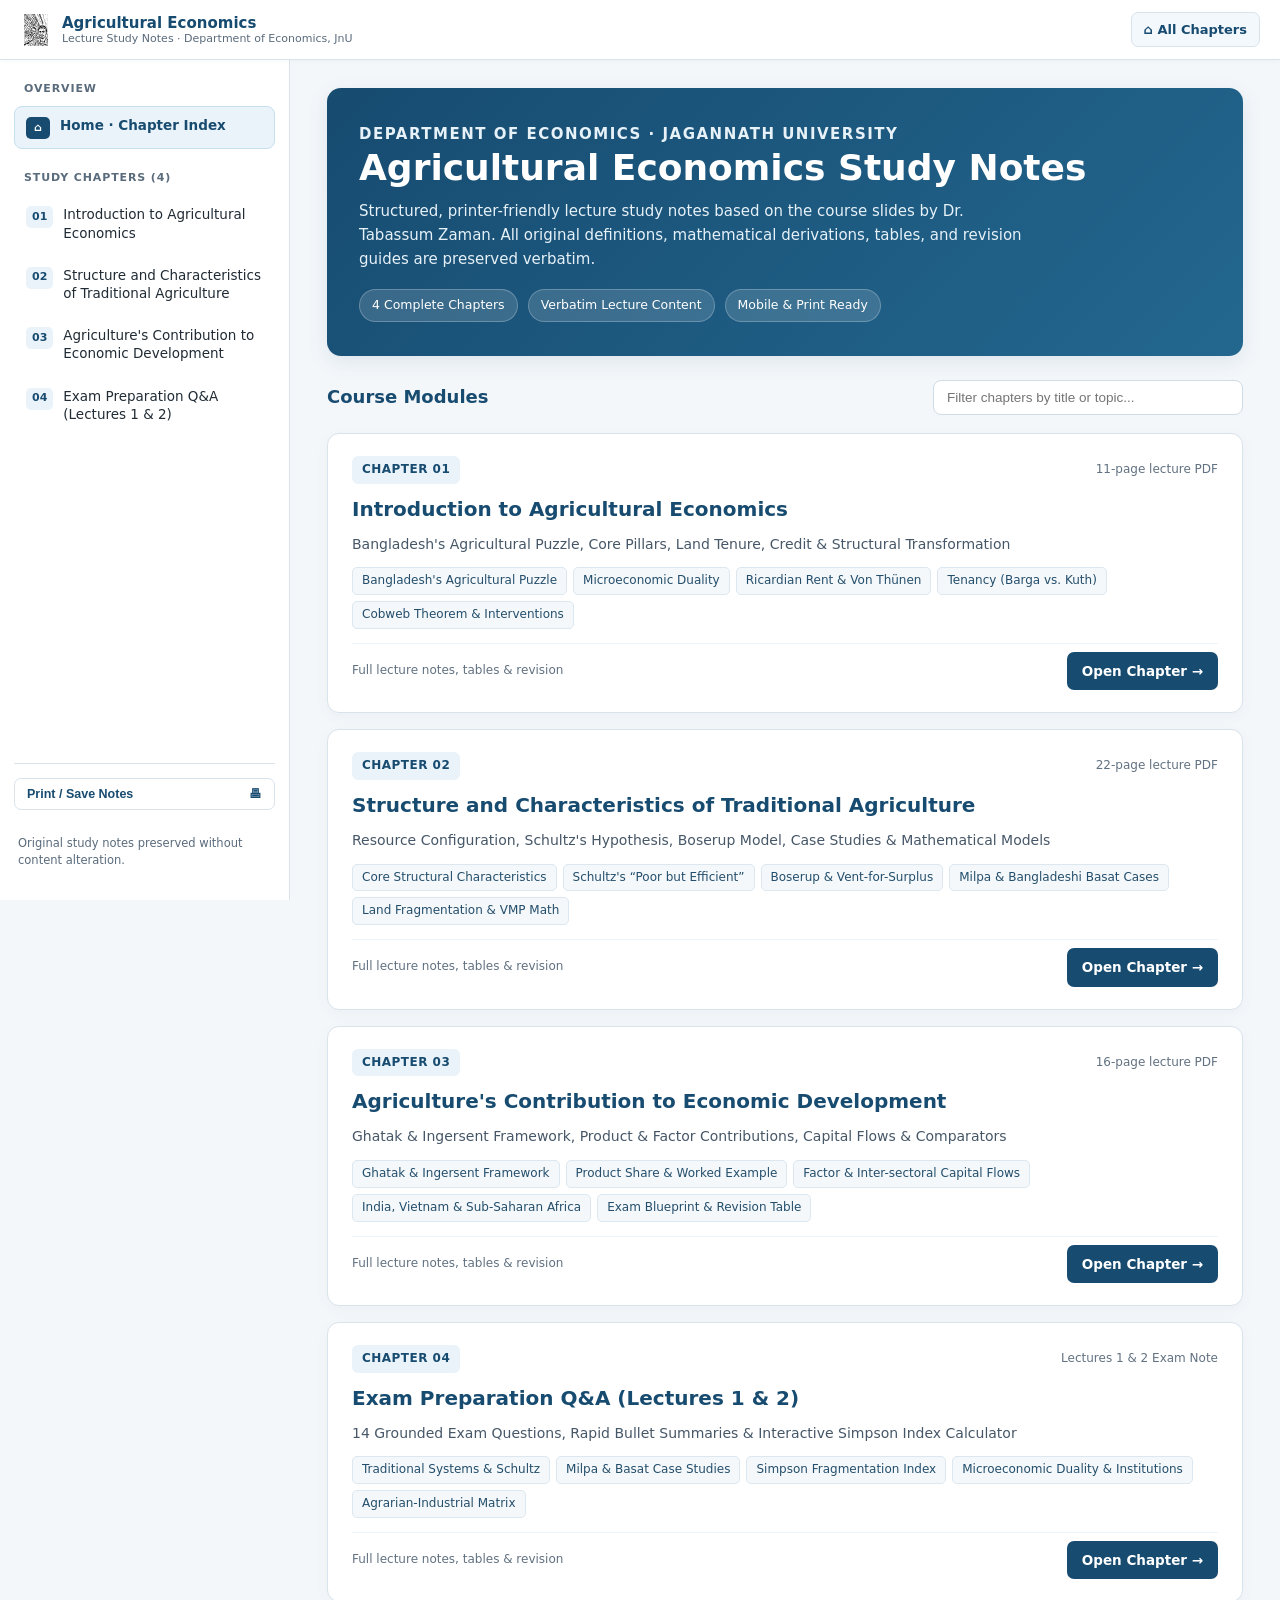
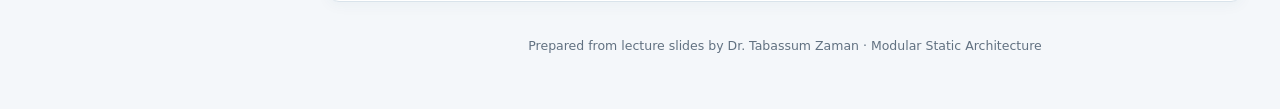
<file: index.html>
<!DOCTYPE html>
<html lang="en">
<head>
  <meta charset="UTF-8">
  <meta name="viewport" content="width=device-width, initial-scale=1">
  <title>Agricultural Economics — Lecture Study Notes</title>
  <link rel="stylesheet" href="assets/css/layout.css">
  <link rel="stylesheet" href="assets/css/home.css">
  <style>
    * { box-sizing: border-box; }
    body {
      margin: 0;
      background: #f4f7fa;
      color: #202b35;
      font: 16px/1.65 system-ui, -apple-system, "Segoe UI", sans-serif;
    }
  </style>
</head>
<body data-root="./" data-chapter-id="home">
  <div id="site-topbar-mount"></div>

  <div class="site-shell">
    <div id="site-sidebar-mount"></div>

    <div class="site-content-wrap">
      <div class="home-container">
        <section class="home-hero">
          <p class="home-eyebrow">Department of Economics · Jagannath University</p>
          <h1>Agricultural Economics Study Notes</h1>
          <p>Structured, printer-friendly lecture study notes based on the course slides by Dr. Tabassum Zaman. All original definitions, mathematical derivations, tables, and revision guides are preserved verbatim.</p>
          <div class="home-meta-strip">
            <span class="home-meta-pill" id="homeChapterCount">3 Complete Chapters</span>
            <span class="home-meta-pill">Verbatim Lecture Content</span>
            <span class="home-meta-pill">Mobile &amp; Print Ready</span>
          </div>
        </section>

        <div class="home-toolbar">
          <h2 class="home-section-heading">Course Modules</h2>
          <input
            type="search"
            id="homeChapterSearch"
            class="home-search-input"
            placeholder="Filter chapters by title or topic..."
            aria-label="Filter chapters"
          >
        </div>

        <div class="home-cards-grid" id="homeChaptersGrid"></div>
        <div class="home-empty-msg" id="homeEmptyMsg">No chapters matched your filter. Clear the search box to view all chapters.</div>

        <footer class="home-footer">
          Prepared from lecture slides by Dr. Tabassum Zaman · Modular Static Architecture
        </footer>
      </div>
    </div>
  </div>

  <script src="config/chapters.js"></script>
  <script src="assets/js/navigation.js"></script>
  <script src="assets/js/home.js"></script>
</body>
</html>
</file>
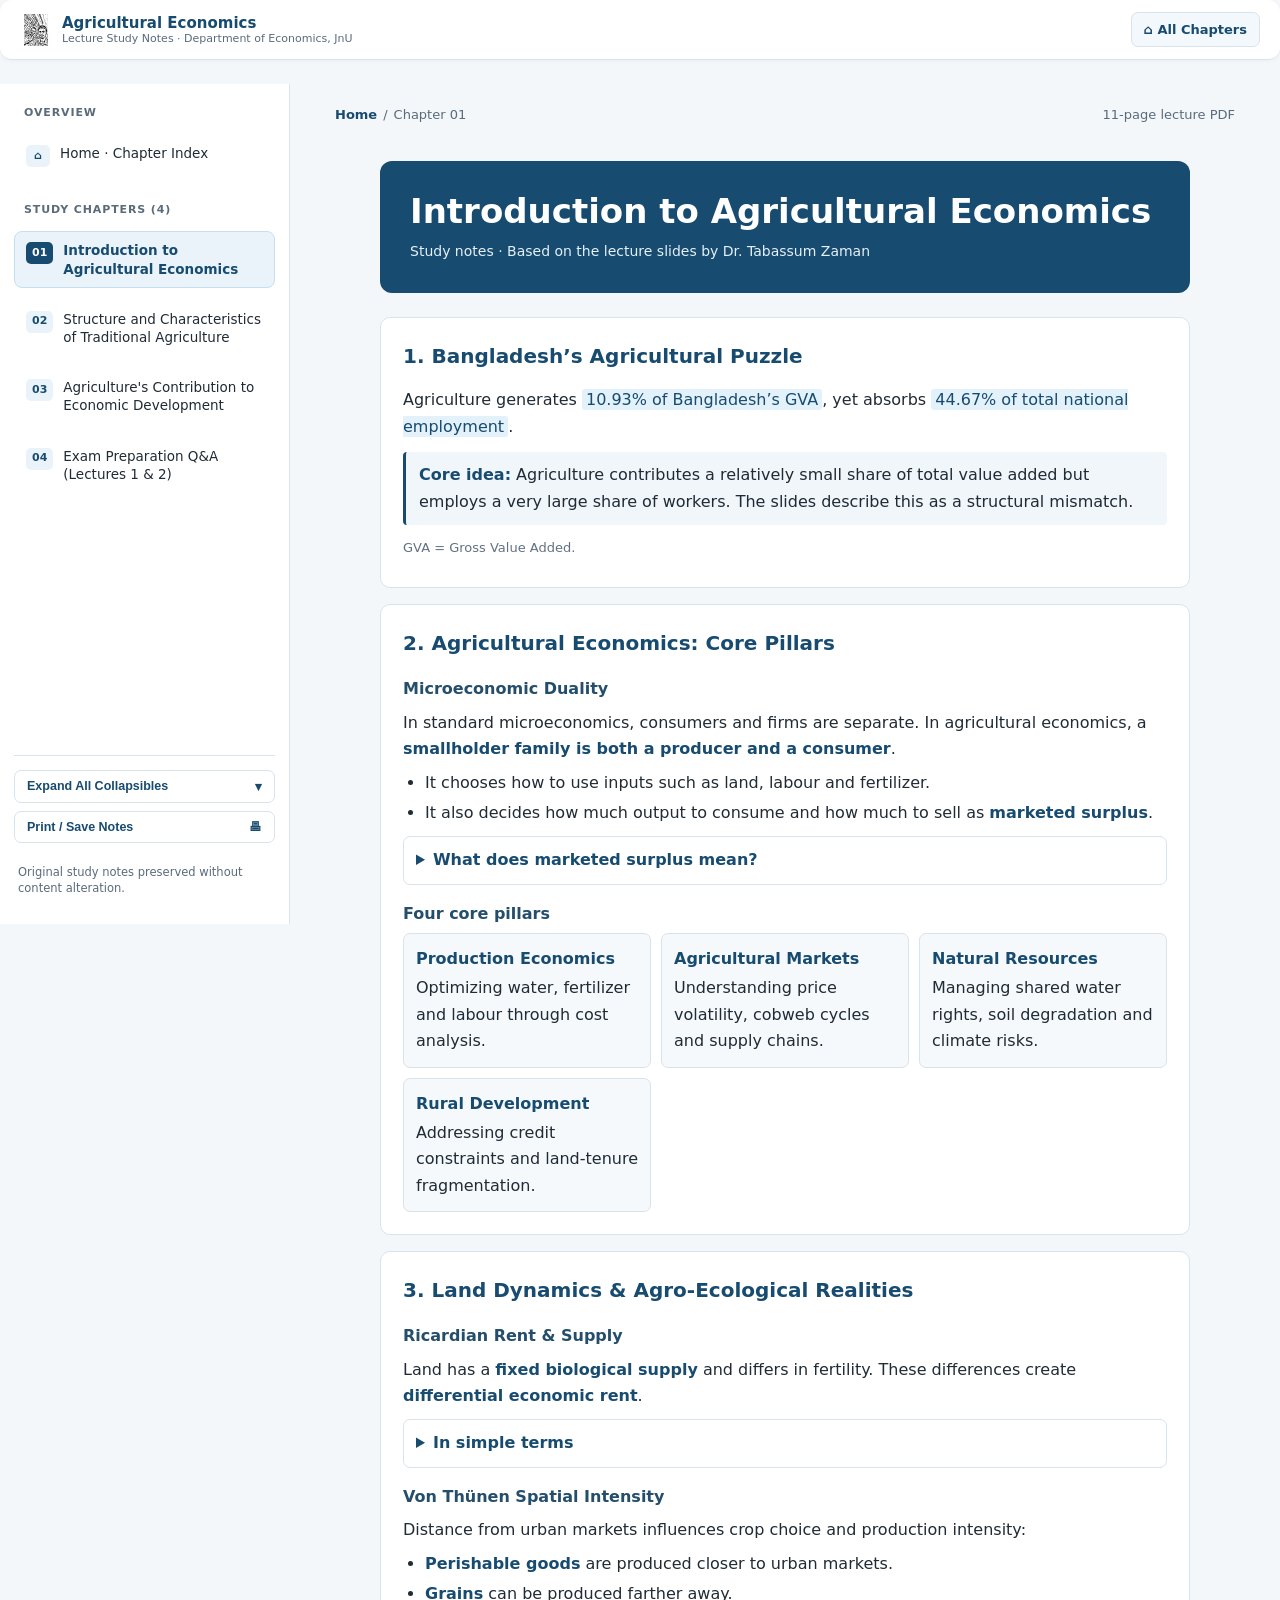
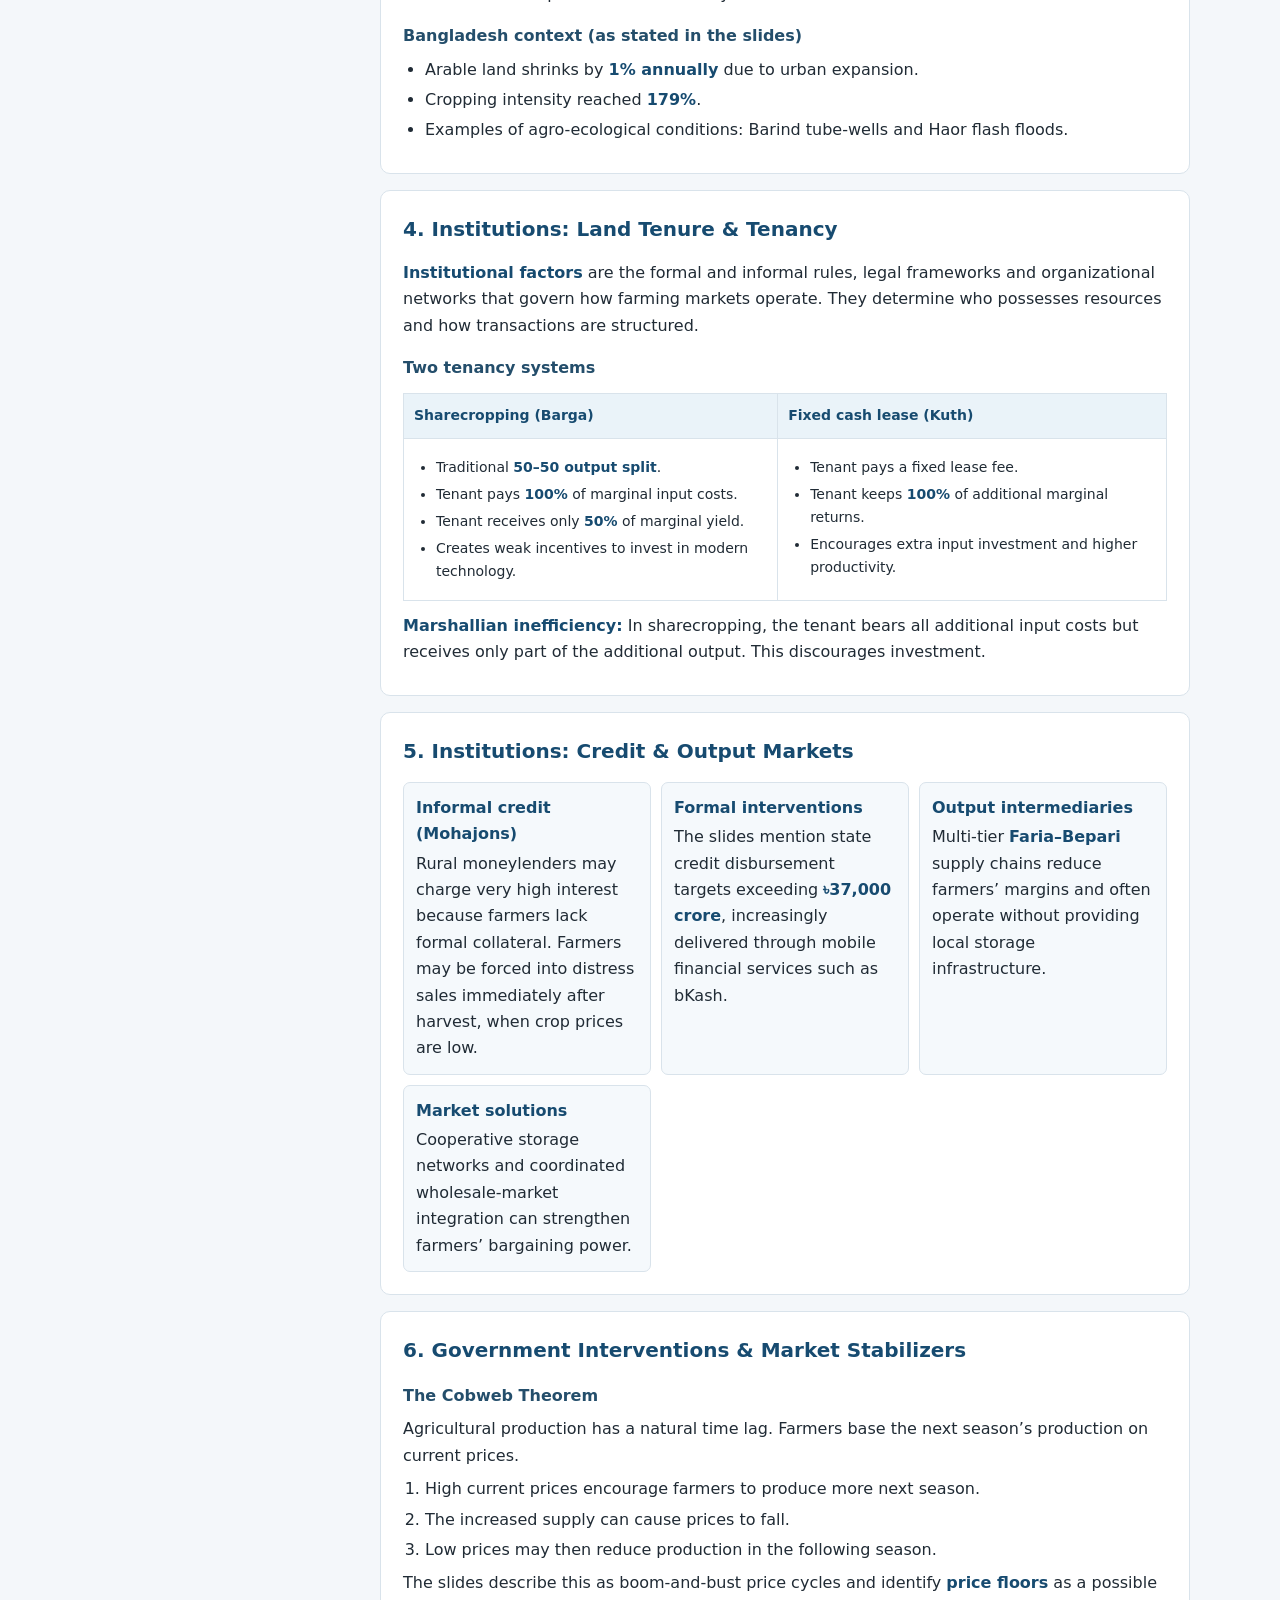
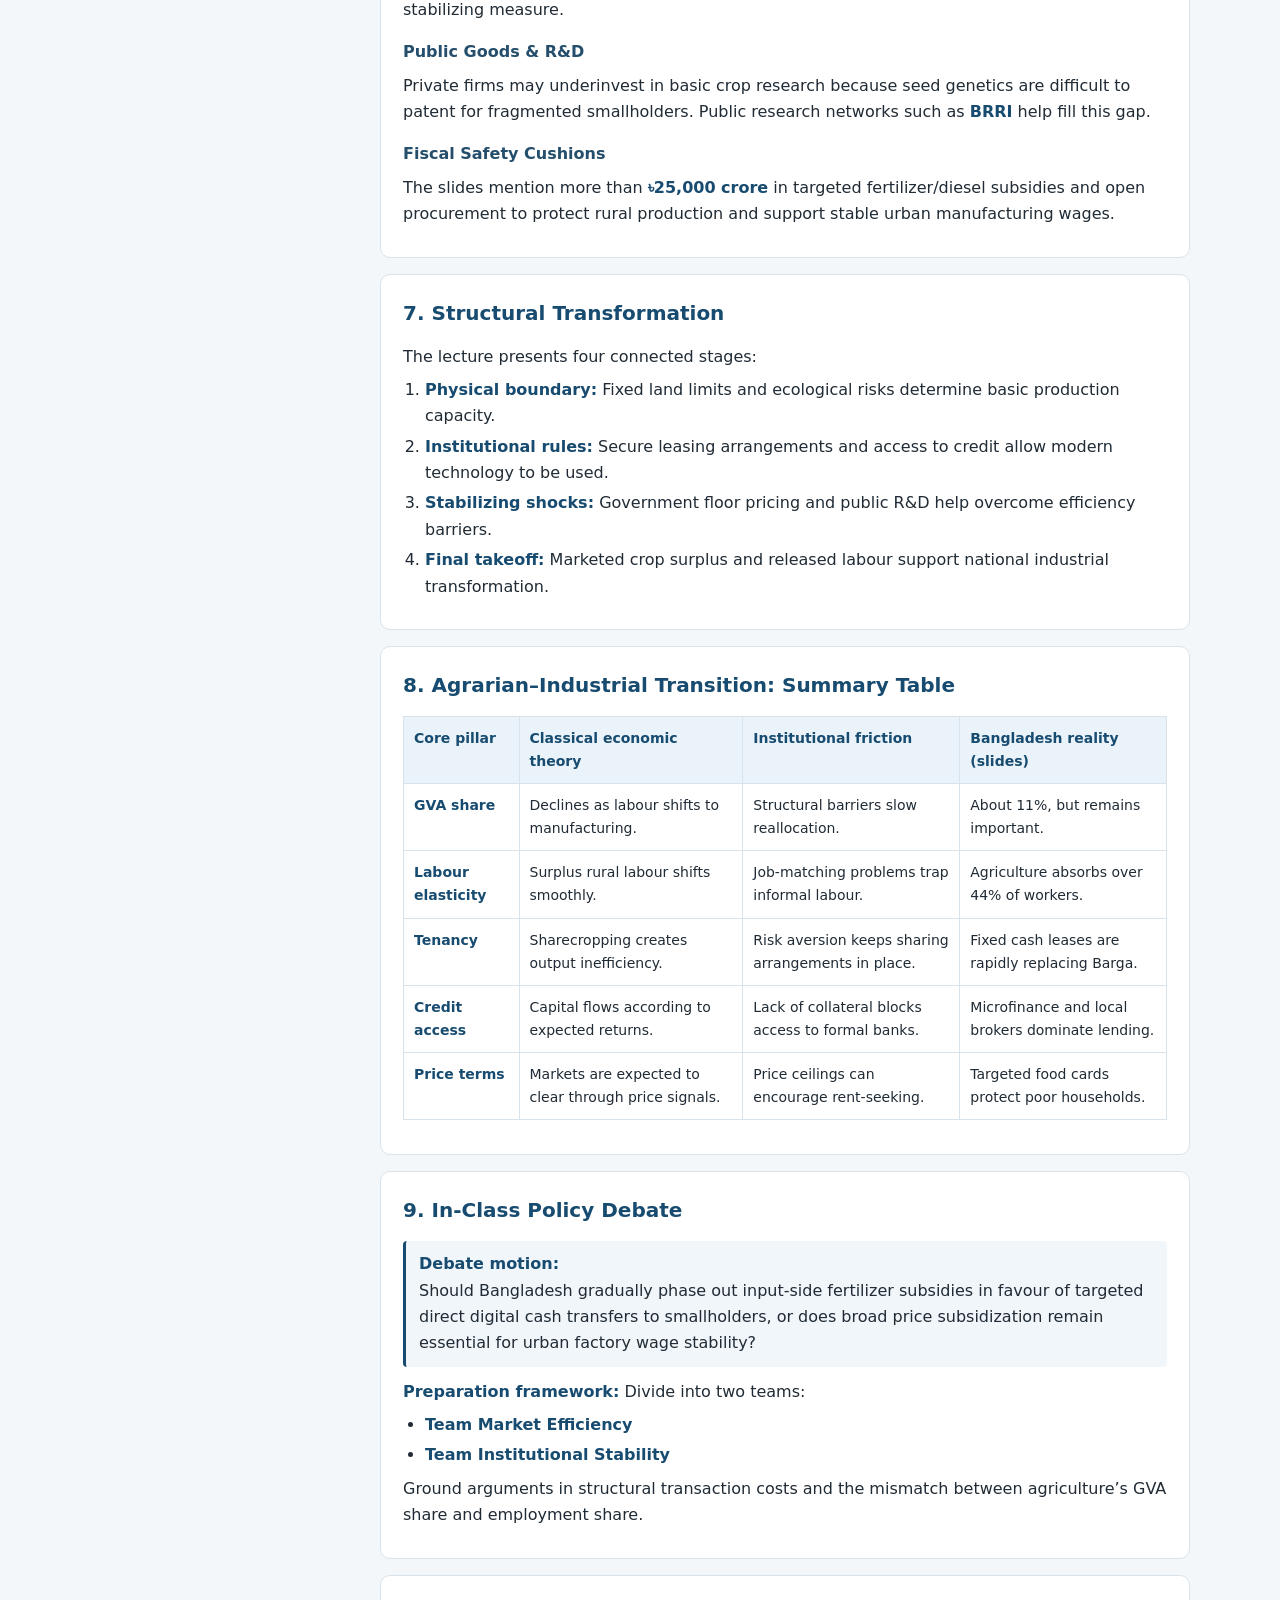
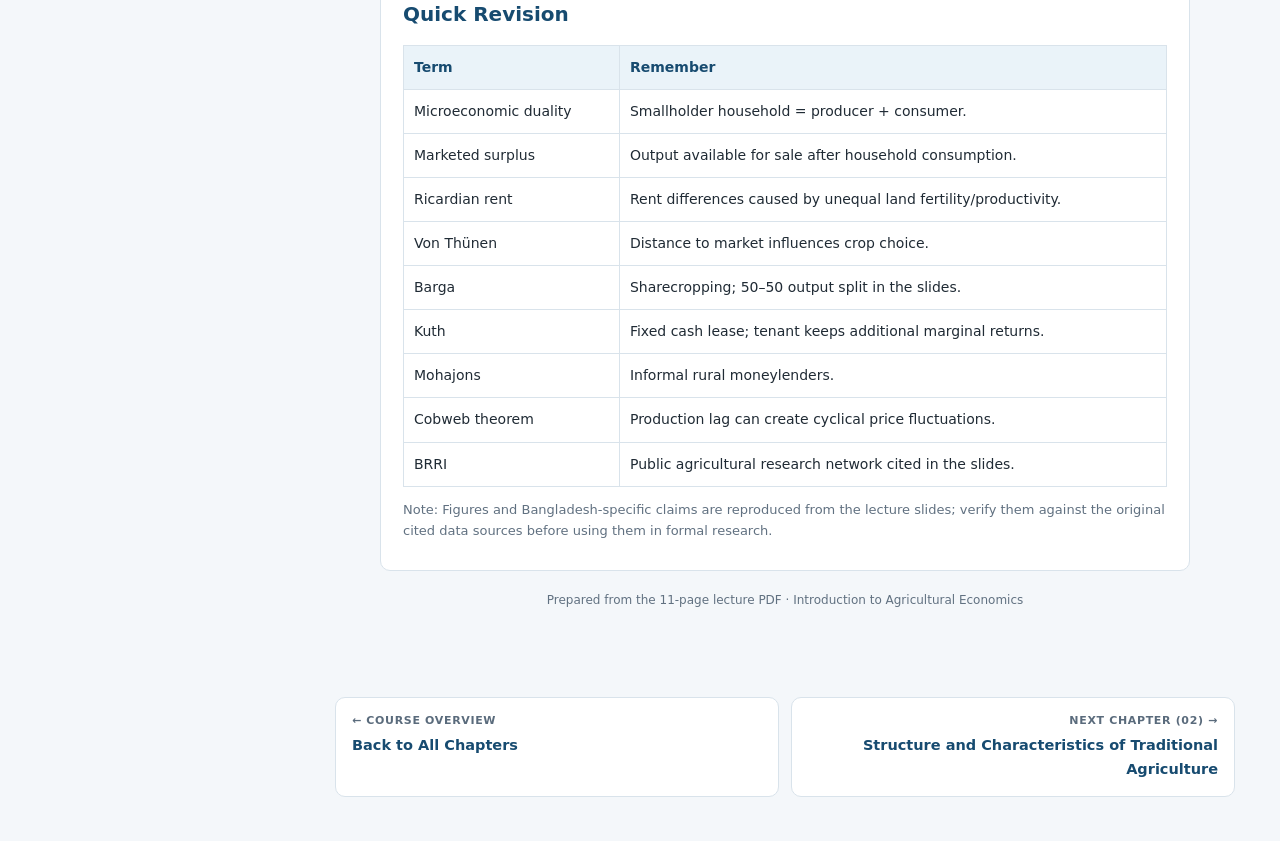
<file: chapters/chapter-01-intro-agricultural-economics/index.html>
<!DOCTYPE html>
<html lang="en">
<head>
<meta charset="UTF-8">
<meta name="viewport" content="width=device-width, initial-scale=1">
<title>Introduction to Agricultural Economics</title>
<style>
:root{--blue:#174b70;--blue2:#eaf3f9;--ink:#202b35;--muted:#617181;--line:#d9e3eb;--paper:#fff;--bg:#f4f7fa}
*{box-sizing:border-box}
body{margin:0;background:var(--bg);color:var(--ink);font:16px/1.65 system-ui,-apple-system,"Segoe UI",sans-serif}
main{max-width:850px;margin:36px auto;padding:0 20px 50px}
header{background:var(--blue);color:white;padding:30px;border-radius:12px;margin-bottom:24px}
h1{font-size:clamp(25px,5vw,34px);line-height:1.2;margin:0 0 8px}
header p{margin:0;color:#e5f0f7;font-size:14px}
section{background:var(--paper);border:1px solid var(--line);border-radius:10px;padding:22px;margin:16px 0}
h2{font-size:20px;color:var(--blue);margin:0 0 14px}
h3{font-size:16px;margin:16px 0 6px;color:#244e6b}
p{margin:7px 0}
ul,ol{padding-left:22px;margin:7px 0}
li{margin:4px 0}
strong{color:#174b70}
mark{background:#e3f1fb;color:#174b70;padding:1px 4px;border-radius:3px}
table{width:100%;border-collapse:collapse;margin:12px 0;font-size:14px}
th,td{padding:10px;text-align:left;vertical-align:top;border:1px solid var(--line)}
th{background:var(--blue2);color:#174b70}
.note{background:#f0f6fa;border-left:3px solid var(--blue);padding:10px 13px;border-radius:4px;margin:12px 0}
.small{font-size:13px;color:var(--muted)}
details{border:1px solid var(--line);border-radius:7px;padding:10px 12px;margin:10px 0}
summary{cursor:pointer;color:var(--blue);font-weight:650}
.grid{display:grid;grid-template-columns:repeat(auto-fit,minmax(190px,1fr));gap:10px}
.tile{background:#f5f9fc;border:1px solid var(--line);padding:12px;border-radius:7px}
.tile b{display:block;color:var(--blue);margin-bottom:3px}
footer{text-align:center;color:var(--muted);font-size:12px;margin-top:20px}
@media(max-width:600px){main{margin:18px auto;padding:0 12px 30px}section{padding:16px}table{font-size:12px}th,td{padding:7px}}
</style>
<link rel="stylesheet" href="../../assets/css/layout.css">
</head>
<body data-root="../../" data-chapter-id="chapter-01">
<div id="site-topbar-mount"></div>
<div class="site-shell">
  <div id="site-sidebar-mount"></div>
  <div class="site-content-wrap">
    <div id="site-breadcrumb-mount"></div>
<main>
<header>
<h1>Introduction to Agricultural Economics</h1>
<p>Study notes · Based on the lecture slides by Dr. Tabassum Zaman</p>
</header>

<section>
<h2>1. Bangladesh’s Agricultural Puzzle</h2>
<p>Agriculture generates <mark>10.93% of Bangladesh’s GVA</mark>, yet absorbs <mark>44.67% of total national employment</mark>.</p>
<div class="note"><strong>Core idea:</strong> Agriculture contributes a relatively small share of total value added but employs a very large share of workers. The slides describe this as a structural mismatch.</div>
<p class="small">GVA = Gross Value Added.</p>
</section>

<section>
<h2>2. Agricultural Economics: Core Pillars</h2>
<h3>Microeconomic Duality</h3>
<p>In standard microeconomics, consumers and firms are separate. In agricultural economics, a <strong>smallholder family is both a producer and a consumer</strong>.</p>
<ul>
<li>It chooses how to use inputs such as land, labour and fertilizer.</li>
<li>It also decides how much output to consume and how much to sell as <strong>marketed surplus</strong>.</li>
</ul>
<details><summary>What does marketed surplus mean?</summary>
<p>The part of agricultural output that a farming household sells in the market after meeting its own consumption needs.</p>
</details>
<h3>Four core pillars</h3>
<div class="grid">
<div class="tile"><b>Production Economics</b>Optimizing water, fertilizer and labour through cost analysis.</div>
<div class="tile"><b>Agricultural Markets</b>Understanding price volatility, cobweb cycles and supply chains.</div>
<div class="tile"><b>Natural Resources</b>Managing shared water rights, soil degradation and climate risks.</div>
<div class="tile"><b>Rural Development</b>Addressing credit constraints and land-tenure fragmentation.</div>
</div>
</section>

<section>
<h2>3. Land Dynamics & Agro-Ecological Realities</h2>
<h3>Ricardian Rent & Supply</h3>
<p>Land has a <strong>fixed biological supply</strong> and differs in fertility. These differences create <strong>differential economic rent</strong>.</p>
<details><summary>In simple terms</summary><p>Land is not equally fertile or productive. More fertile or advantageous land can generate a higher economic rent.</p></details>
<h3>Von Thünen Spatial Intensity</h3>
<p>Distance from urban markets influences crop choice and production intensity:</p>
<ul>
<li><strong>Perishable goods</strong> are produced closer to urban markets.</li>
<li><strong>Grains</strong> can be produced farther away.</li>
</ul>
<h3>Bangladesh context (as stated in the slides)</h3>
<ul>
<li>Arable land shrinks by <strong>1% annually</strong> due to urban expansion.</li>
<li>Cropping intensity reached <strong>179%</strong>.</li>
<li>Examples of agro-ecological conditions: Barind tube-wells and Haor flash floods.</li>
</ul>
</section>

<section>
<h2>4. Institutions: Land Tenure & Tenancy</h2>
<p><strong>Institutional factors</strong> are the formal and informal rules, legal frameworks and organizational networks that govern how farming markets operate. They determine who possesses resources and how transactions are structured.</p>
<h3>Two tenancy systems</h3>
<table>
<thead><tr><th>Sharecropping (Barga)</th><th>Fixed cash lease (Kuth)</th></tr></thead>
<tbody><tr>
<td>
<ul><li>Traditional <strong>50–50 output split</strong>.</li><li>Tenant pays <strong>100%</strong> of marginal input costs.</li><li>Tenant receives only <strong>50%</strong> of marginal yield.</li><li>Creates weak incentives to invest in modern technology.</li></ul>
</td>
<td>
<ul><li>Tenant pays a fixed lease fee.</li><li>Tenant keeps <strong>100%</strong> of additional marginal returns.</li><li>Encourages extra input investment and higher productivity.</li></ul>
</td>
</tr></tbody></table>
<p><strong>Marshallian inefficiency:</strong> In sharecropping, the tenant bears all additional input costs but receives only part of the additional output. This discourages investment.</p>
</section>

<section>
<h2>5. Institutions: Credit & Output Markets</h2>
<div class="grid">
<div class="tile"><b>Informal credit (Mohajons)</b>Rural moneylenders may charge very high interest because farmers lack formal collateral. Farmers may be forced into distress sales immediately after harvest, when crop prices are low.</div>
<div class="tile"><b>Formal interventions</b>The slides mention state credit disbursement targets exceeding <strong>৳37,000 crore</strong>, increasingly delivered through mobile financial services such as bKash.</div>
<div class="tile"><b>Output intermediaries</b>Multi-tier <strong>Faria–Bepari</strong> supply chains reduce farmers’ margins and often operate without providing local storage infrastructure.</div>
<div class="tile"><b>Market solutions</b>Cooperative storage networks and coordinated wholesale-market integration can strengthen farmers’ bargaining power.</div>
</div>
</section>

<section>
<h2>6. Government Interventions & Market Stabilizers</h2>
<h3>The Cobweb Theorem</h3>
<p>Agricultural production has a natural time lag. Farmers base the next season’s production on current prices.</p>
<ol>
<li>High current prices encourage farmers to produce more next season.</li>
<li>The increased supply can cause prices to fall.</li>
<li>Low prices may then reduce production in the following season.</li>
</ol>
<p>The slides describe this as boom-and-bust price cycles and identify <strong>price floors</strong> as a possible stabilizing measure.</p>
<h3>Public Goods & R&amp;D</h3>
<p>Private firms may underinvest in basic crop research because seed genetics are difficult to patent for fragmented smallholders. Public research networks such as <strong>BRRI</strong> help fill this gap.</p>
<h3>Fiscal Safety Cushions</h3>
<p>The slides mention more than <strong>৳25,000 crore</strong> in targeted fertilizer/diesel subsidies and open procurement to protect rural production and support stable urban manufacturing wages.</p>
</section>

<section>
<h2>7. Structural Transformation</h2>
<p>The lecture presents four connected stages:</p>
<ol>
<li><strong>Physical boundary:</strong> Fixed land limits and ecological risks determine basic production capacity.</li>
<li><strong>Institutional rules:</strong> Secure leasing arrangements and access to credit allow modern technology to be used.</li>
<li><strong>Stabilizing shocks:</strong> Government floor pricing and public R&amp;D help overcome efficiency barriers.</li>
<li><strong>Final takeoff:</strong> Marketed crop surplus and released labour support national industrial transformation.</li>
</ol>
</section>

<section>
<h2>8. Agrarian–Industrial Transition: Summary Table</h2>
<table>
<thead><tr><th>Core pillar</th><th>Classical economic theory</th><th>Institutional friction</th><th>Bangladesh reality (slides)</th></tr></thead>
<tbody>
<tr><td><strong>GVA share</strong></td><td>Declines as labour shifts to manufacturing.</td><td>Structural barriers slow reallocation.</td><td>About 11%, but remains important.</td></tr>
<tr><td><strong>Labour elasticity</strong></td><td>Surplus rural labour shifts smoothly.</td><td>Job-matching problems trap informal labour.</td><td>Agriculture absorbs over 44% of workers.</td></tr>
<tr><td><strong>Tenancy</strong></td><td>Sharecropping creates output inefficiency.</td><td>Risk aversion keeps sharing arrangements in place.</td><td>Fixed cash leases are rapidly replacing Barga.</td></tr>
<tr><td><strong>Credit access</strong></td><td>Capital flows according to expected returns.</td><td>Lack of collateral blocks access to formal banks.</td><td>Microfinance and local brokers dominate lending.</td></tr>
<tr><td><strong>Price terms</strong></td><td>Markets are expected to clear through price signals.</td><td>Price ceilings can encourage rent-seeking.</td><td>Targeted food cards protect poor households.</td></tr>
</tbody>
</table>
</section>

<section>
<h2>9. In-Class Policy Debate</h2>
<div class="note"><strong>Debate motion:</strong><br>
Should Bangladesh gradually phase out input-side fertilizer subsidies in favour of targeted direct digital cash transfers to smallholders, or does broad price subsidization remain essential for urban factory wage stability?</div>
<p><strong>Preparation framework:</strong> Divide into two teams:</p>
<ul>
<li><strong>Team Market Efficiency</strong></li>
<li><strong>Team Institutional Stability</strong></li>
</ul>
<p>Ground arguments in structural transaction costs and the mismatch between agriculture’s GVA share and employment share.</p>
</section>

<section>
<h2>Quick Revision</h2>
<table>
<tbody>
<tr><th>Term</th><th>Remember</th></tr>
<tr><td>Microeconomic duality</td><td>Smallholder household = producer + consumer.</td></tr>
<tr><td>Marketed surplus</td><td>Output available for sale after household consumption.</td></tr>
<tr><td>Ricardian rent</td><td>Rent differences caused by unequal land fertility/productivity.</td></tr>
<tr><td>Von Thünen</td><td>Distance to market influences crop choice.</td></tr>
<tr><td>Barga</td><td>Sharecropping; 50–50 output split in the slides.</td></tr>
<tr><td>Kuth</td><td>Fixed cash lease; tenant keeps additional marginal returns.</td></tr>
<tr><td>Mohajons</td><td>Informal rural moneylenders.</td></tr>
<tr><td>Cobweb theorem</td><td>Production lag can create cyclical price fluctuations.</td></tr>
<tr><td>BRRI</td><td>Public agricultural research network cited in the slides.</td></tr>
</tbody>
</table>
<p class="small">Note: Figures and Bangladesh-specific claims are reproduced from the lecture slides; verify them against the original cited data sources before using them in formal research.</p>
</section>
<footer>Prepared from the 11-page lecture PDF · Introduction to Agricultural Economics</footer>
</main>
    <div id="site-pager-mount"></div>
  </div>
</div>
<script src="../../config/chapters.js"></script>
<script src="../../assets/js/navigation.js"></script>
</body>
</html>
</file>
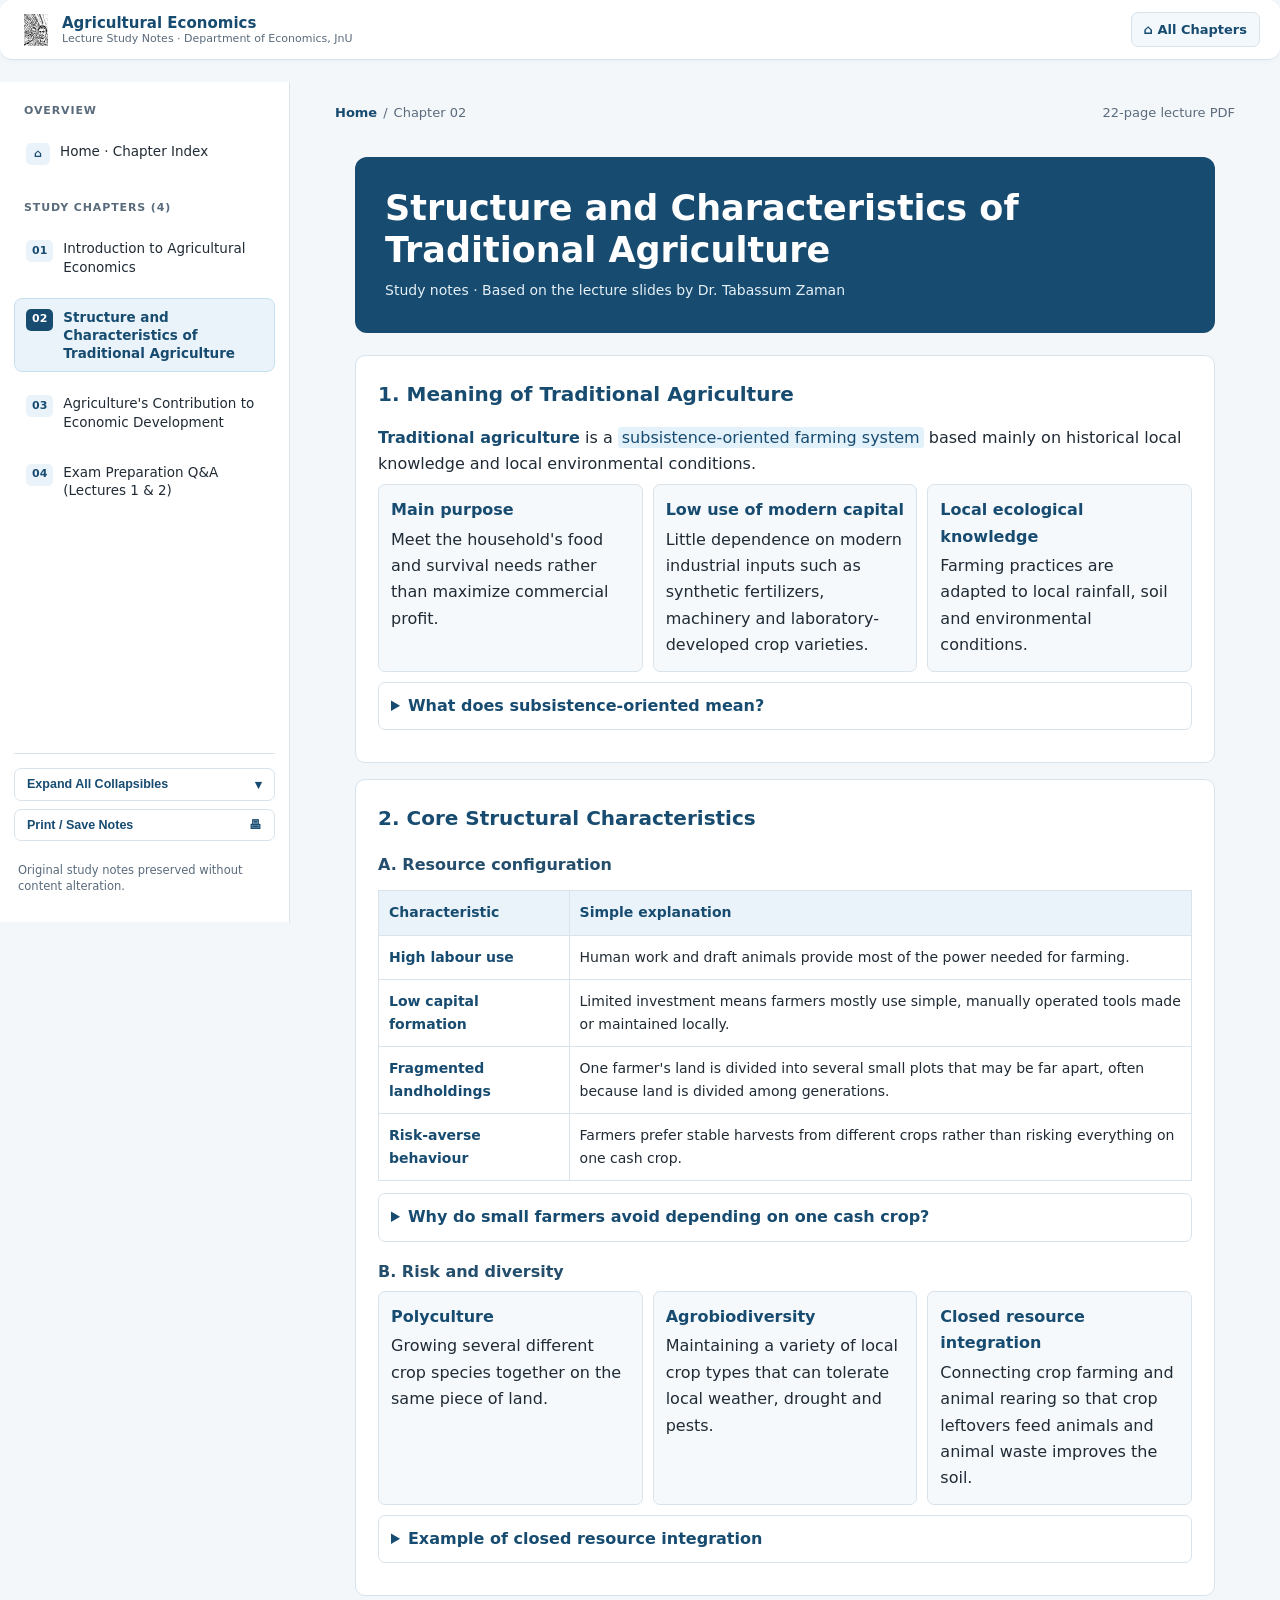
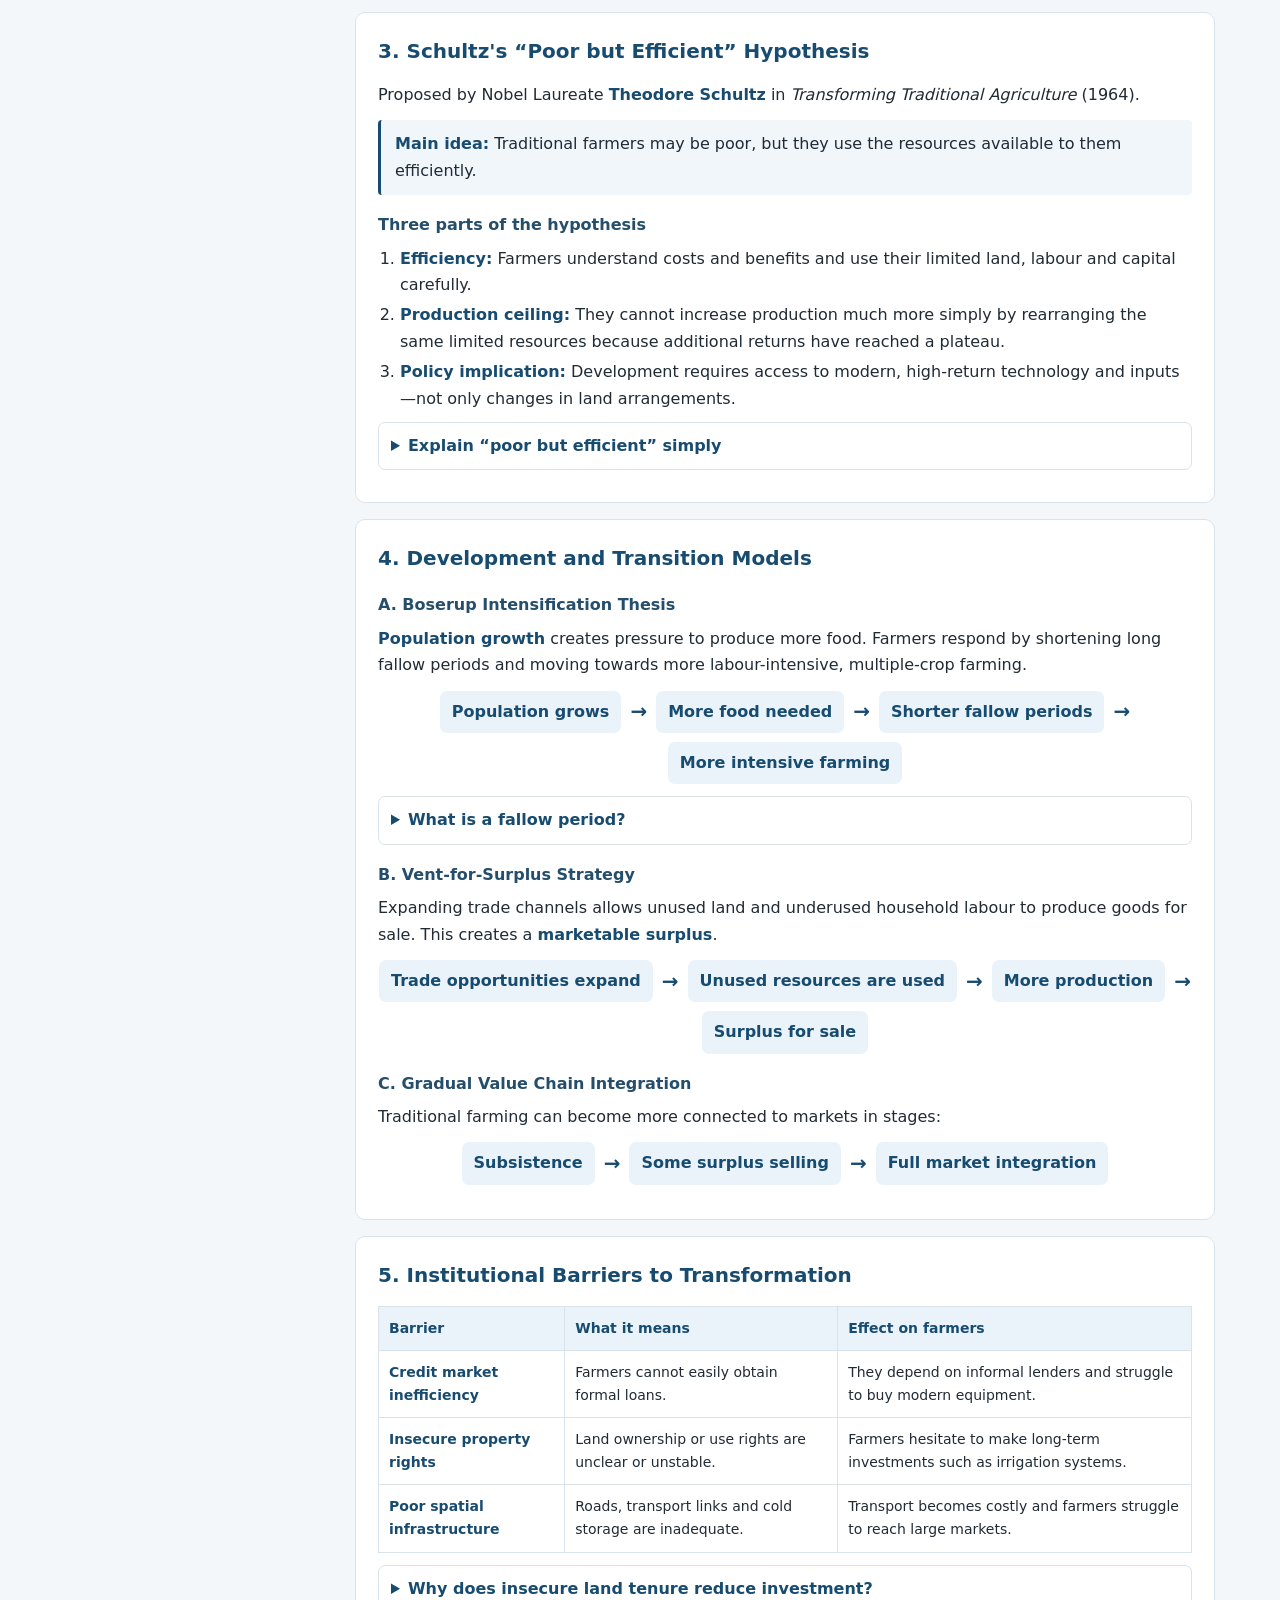
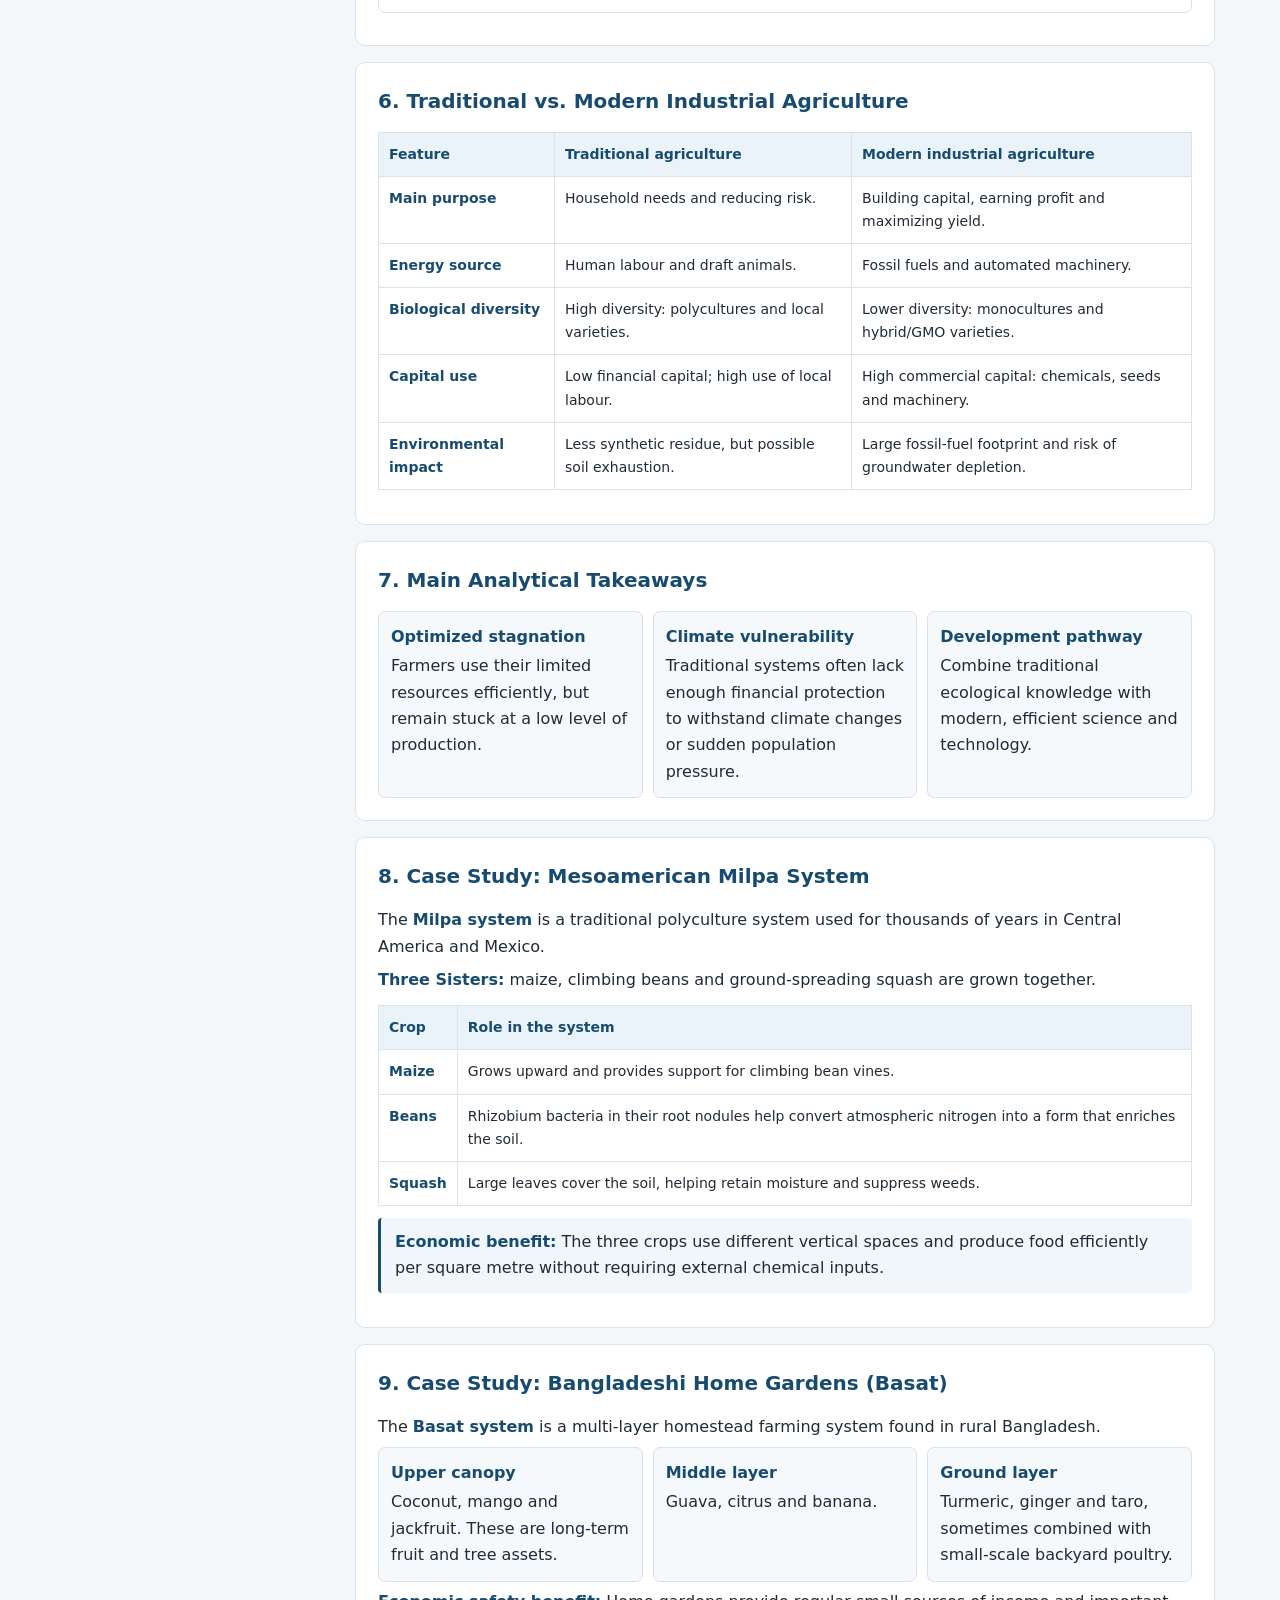
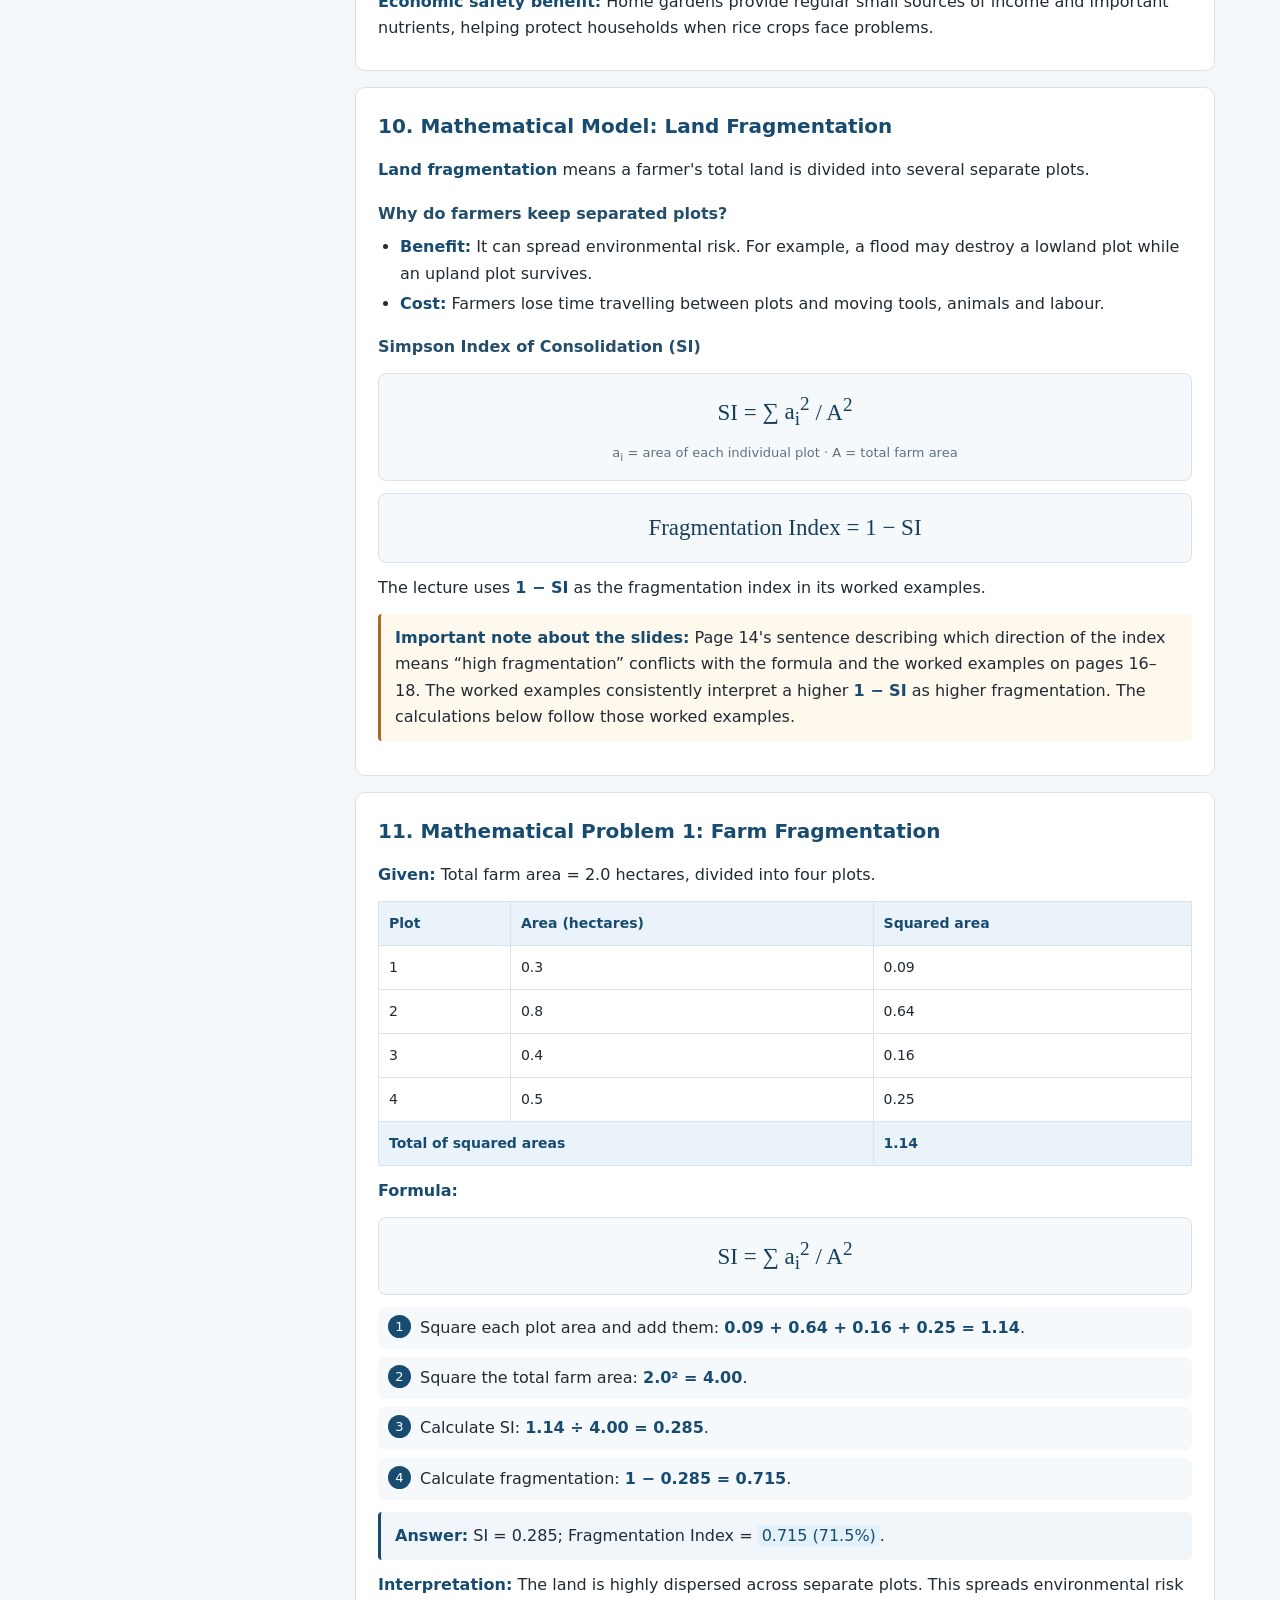
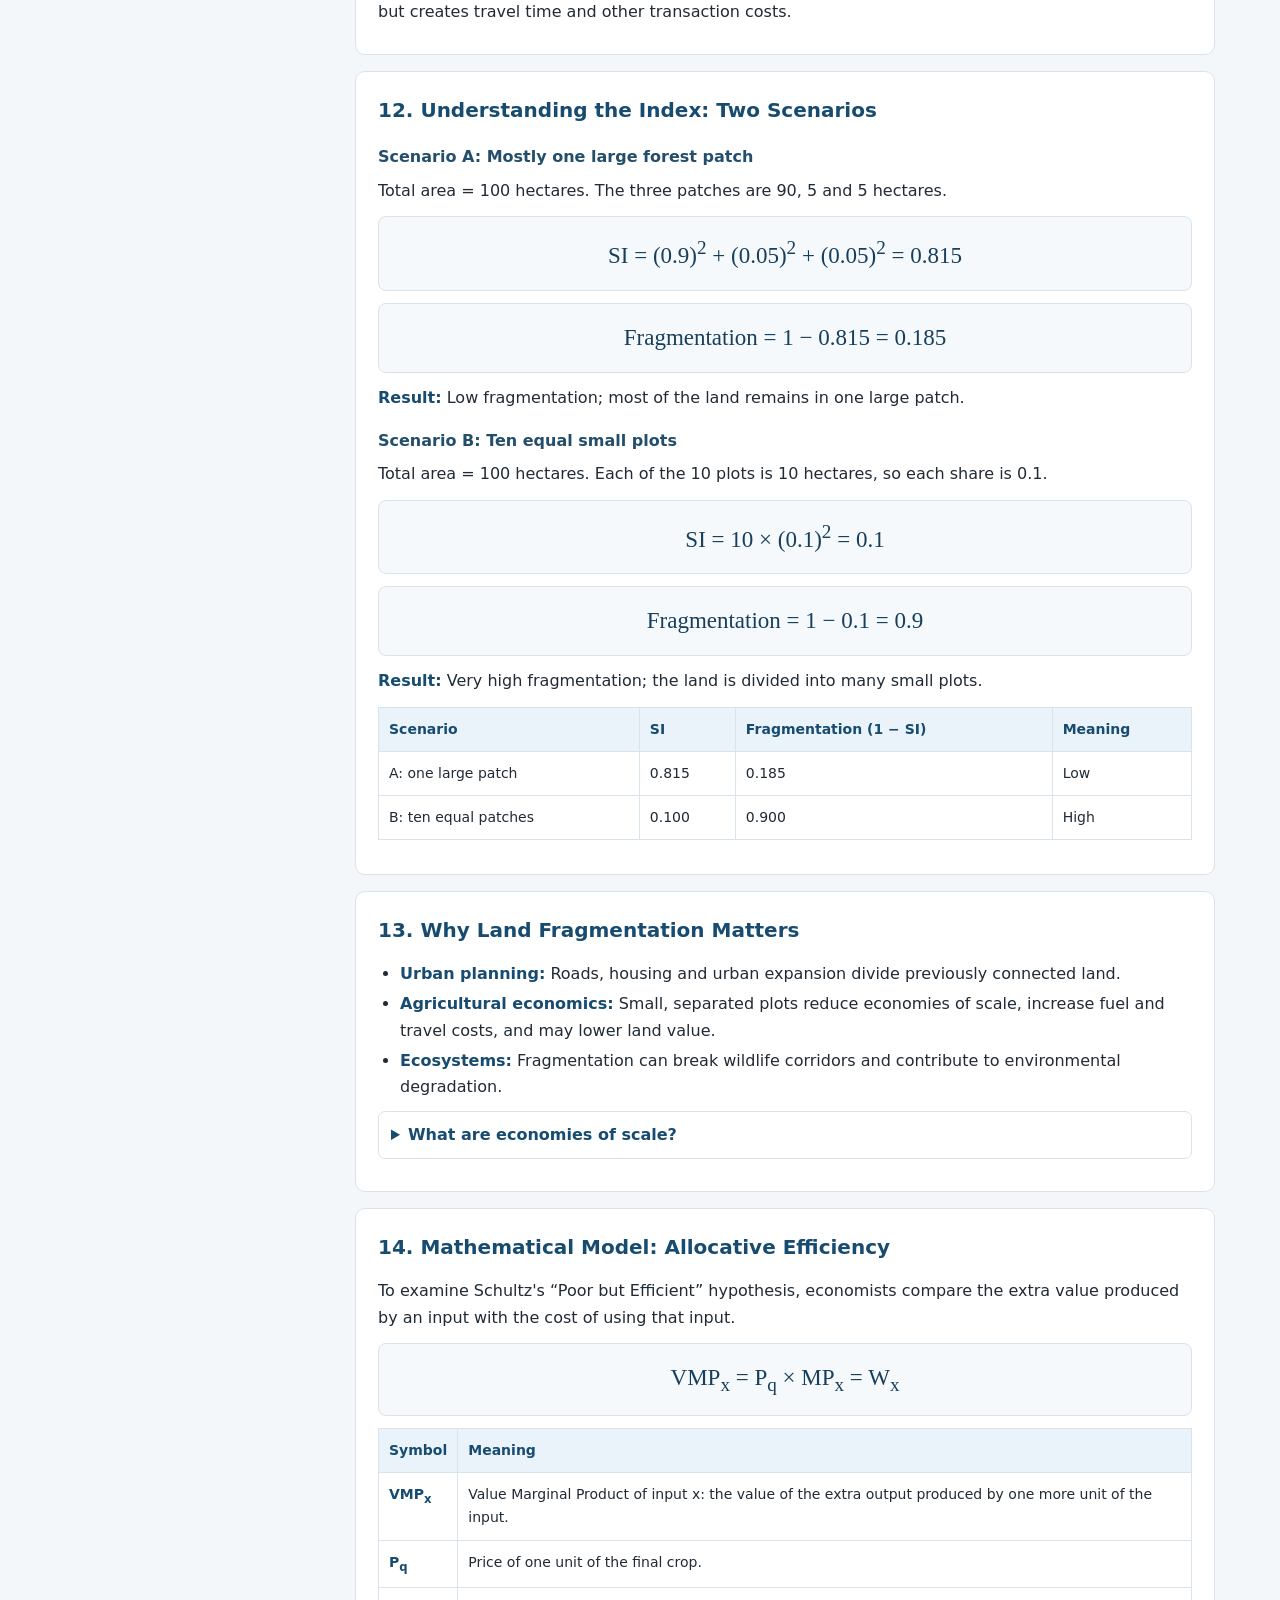
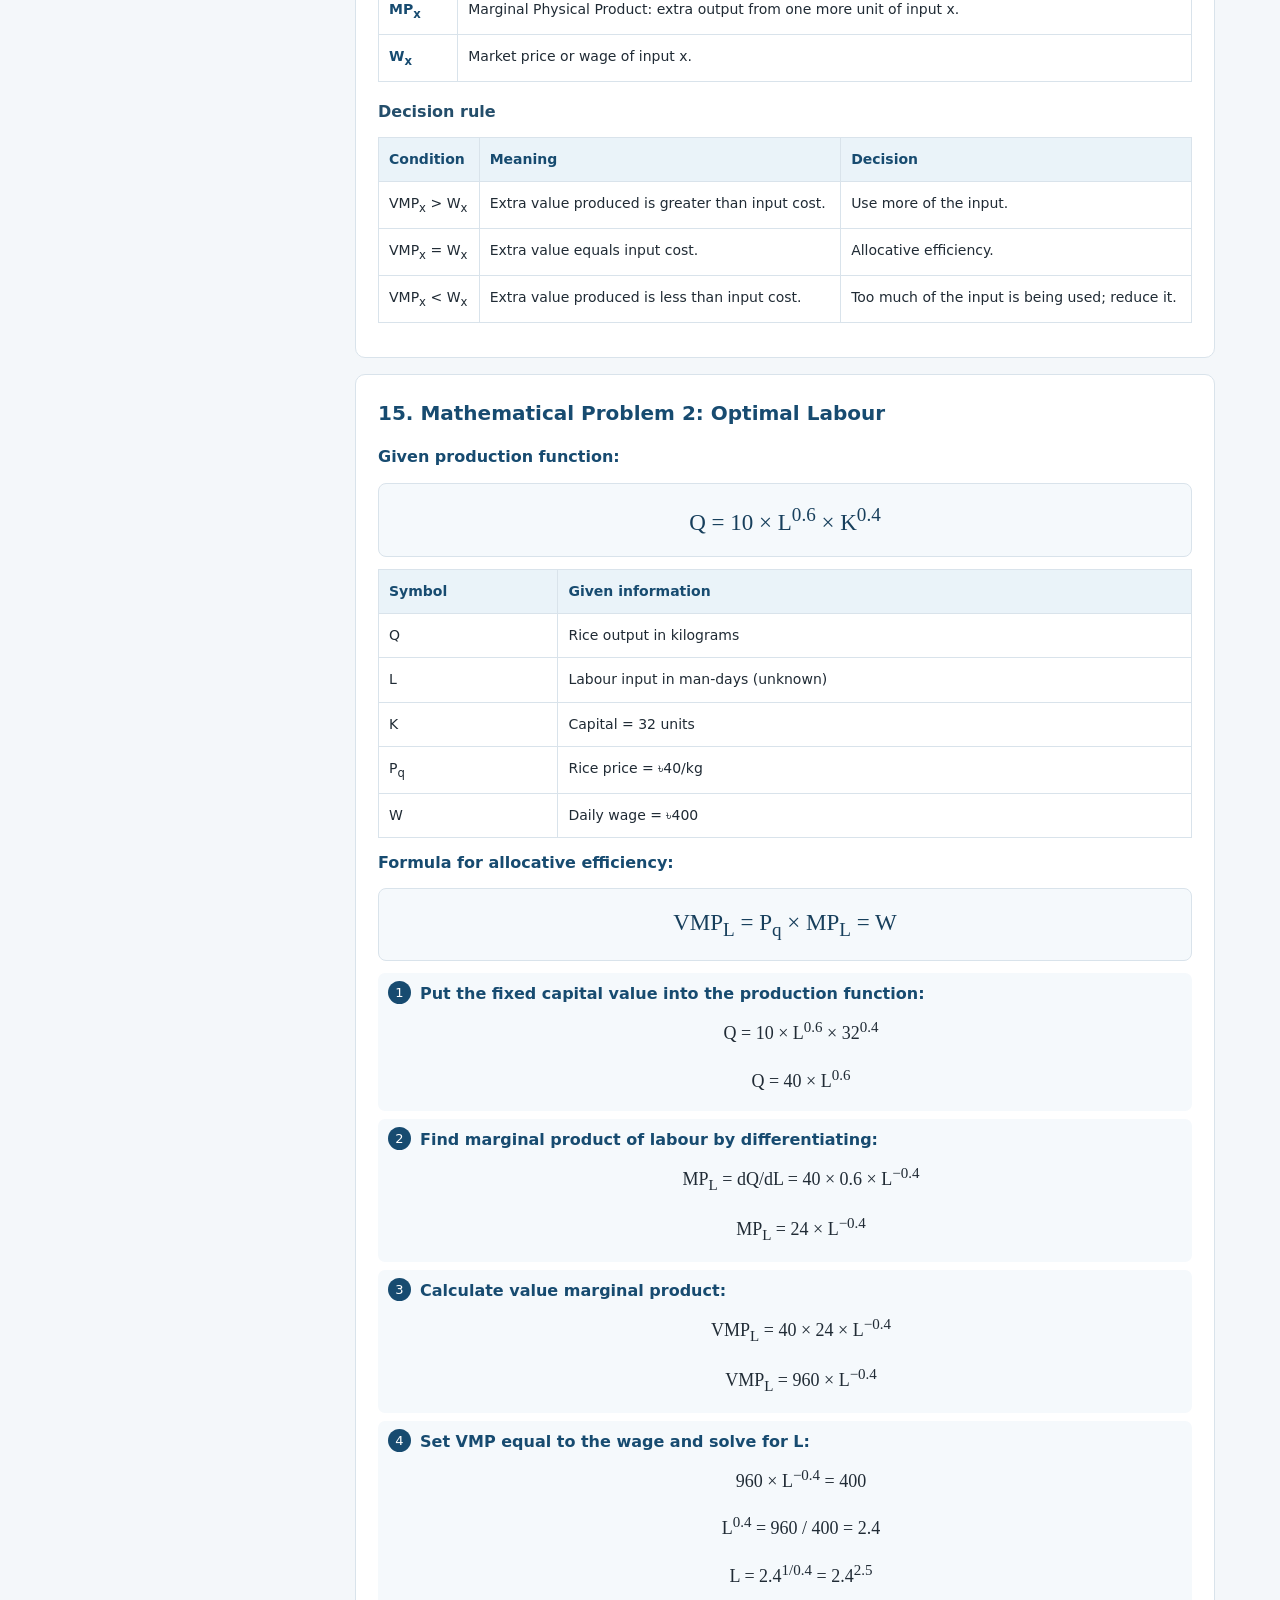
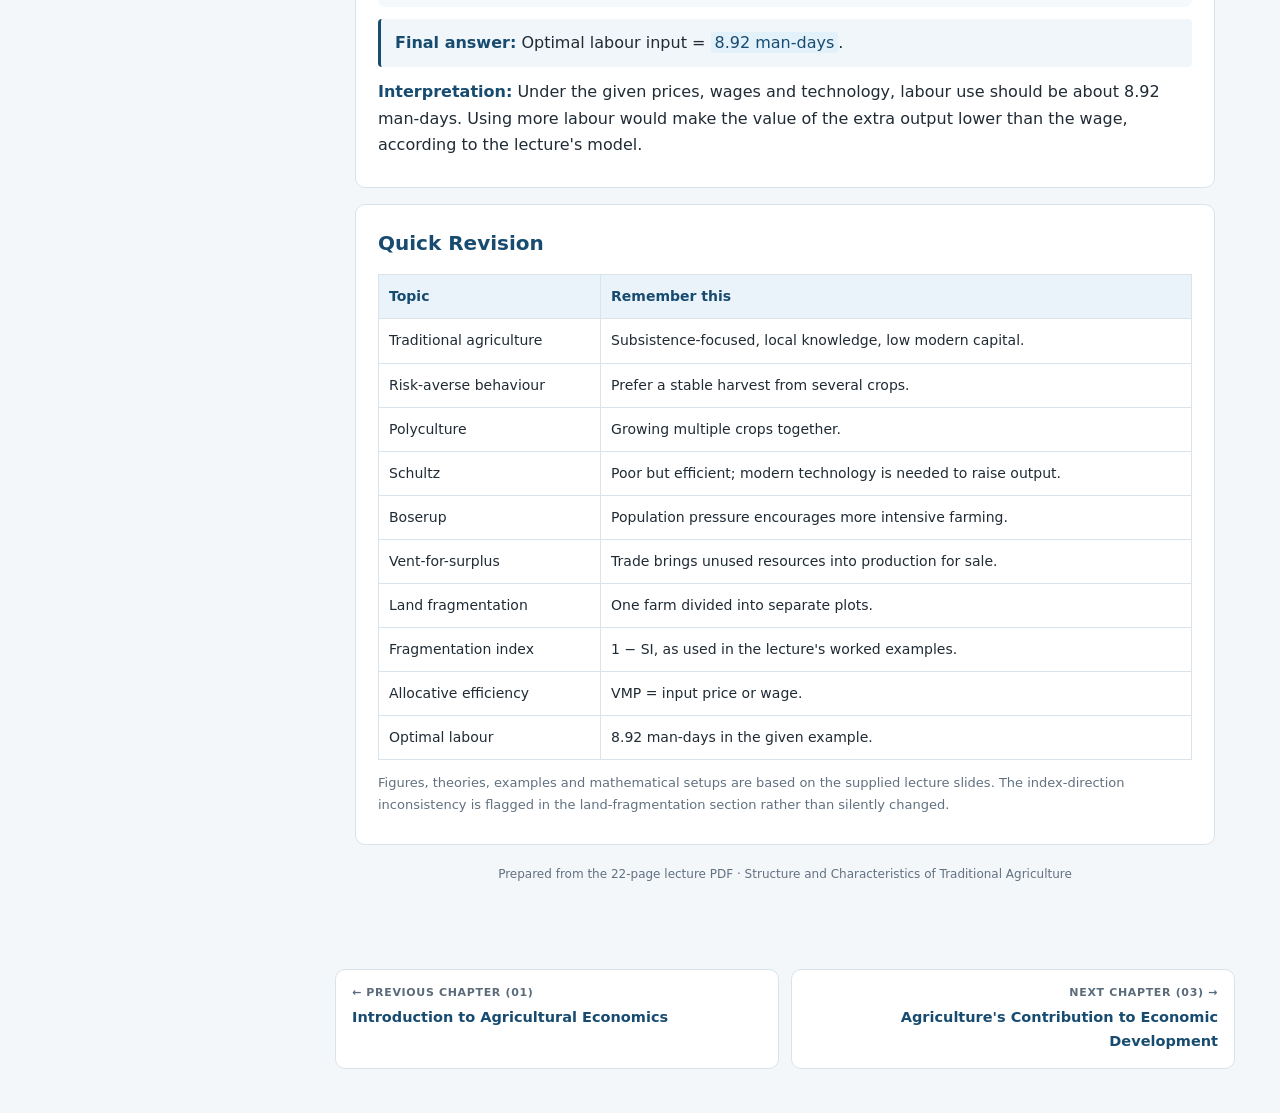
<file: chapters/chapter-02-traditional-agriculture/index.html>
<!DOCTYPE html>
<html lang="en">
<head>
<meta charset="UTF-8">
<meta name="viewport" content="width=device-width, initial-scale=1">
<title>Traditional Agriculture — Study Notes</title>
<style>
:root{--blue:#174b70;--blue2:#eaf3f9;--ink:#202b35;--muted:#617181;--line:#d9e3eb;--paper:#fff;--bg:#f4f7fa;--gold:#a66b22}
*{box-sizing:border-box}
body{margin:0;background:var(--bg);color:var(--ink);font:16px/1.65 system-ui,-apple-system,"Segoe UI",sans-serif}
main{max-width:900px;margin:34px auto;padding:0 20px 50px}
header{background:var(--blue);color:white;padding:30px;border-radius:12px;margin-bottom:22px}
h1{font-size:clamp(25px,5vw,35px);line-height:1.2;margin:0 0 8px}
header p{margin:0;color:#e5f0f7;font-size:14px}
section{background:var(--paper);border:1px solid var(--line);border-radius:10px;padding:22px;margin:16px 0}
h2{font-size:20px;color:var(--blue);margin:0 0 14px}
h3{font-size:16px;margin:17px 0 6px;color:#244e6b}
p{margin:7px 0}
ul,ol{padding-left:22px;margin:7px 0}
li{margin:4px 0}
strong{color:#174b70}
mark{background:#e3f1fb;color:#174b70;padding:1px 4px;border-radius:3px}
.small{font-size:13px;color:var(--muted)}
.note{background:#f0f6fa;border-left:3px solid var(--blue);padding:11px 14px;border-radius:4px;margin:12px 0}
.warn{background:#fff8ed;border-left:3px solid var(--gold);padding:11px 14px;border-radius:4px;margin:12px 0}
.grid{display:grid;grid-template-columns:repeat(auto-fit,minmax(190px,1fr));gap:10px}
.tile{background:#f5f9fc;border:1px solid var(--line);padding:12px;border-radius:7px}
.tile b{display:block;color:var(--blue);margin-bottom:3px}
table{width:100%;border-collapse:collapse;margin:12px 0;font-size:14px}
th,td{padding:10px;text-align:left;vertical-align:top;border:1px solid var(--line)}
th{background:var(--blue2);color:#174b70}
details{border:1px solid var(--line);border-radius:7px;padding:10px 12px;margin:10px 0;background:#fff}
summary{cursor:pointer;color:var(--blue);font-weight:650}
.formula{background:#f5f9fc;border:1px solid var(--line);border-radius:8px;padding:15px;text-align:center;margin:12px 0;font-family:Georgia,serif;font-size:clamp(18px,3vw,23px);color:#173f5c;overflow-x:auto}
.formula small{display:block;font:13px/1.5 system-ui,sans-serif;color:var(--muted);margin-top:8px}
.mathline{font-family:Georgia,serif;font-size:18px;text-align:center;padding:7px;overflow-x:auto}
.steps{counter-reset:step;list-style:none;padding:0}
.steps li{counter-increment:step;position:relative;padding:8px 10px 8px 42px;margin:8px 0;background:#f5f9fc;border-radius:7px}
.steps li:before{content:counter(step);position:absolute;left:10px;top:8px;background:var(--blue);color:white;border-radius:50%;width:23px;height:23px;text-align:center;line-height:23px;font-size:13px}
.arrow{display:flex;align-items:center;justify-content:center;gap:9px;flex-wrap:wrap;margin:12px 0}
.arrow span{background:var(--blue2);color:var(--blue);padding:8px 12px;border-radius:7px;font-weight:600;text-align:center}
.arrow b{color:var(--blue);font-size:20px}
footer{text-align:center;color:var(--muted);font-size:12px;margin-top:20px}
@media(max-width:600px){main{margin:18px auto;padding:0 12px 30px}section{padding:16px}table{font-size:12px}th,td{padding:7px}}
</style>
<link rel="stylesheet" href="../../assets/css/layout.css">
</head>
<body data-root="../../" data-chapter-id="chapter-02">
<div id="site-topbar-mount"></div>
<div class="site-shell">
  <div id="site-sidebar-mount"></div>
  <div class="site-content-wrap">
    <div id="site-breadcrumb-mount"></div>
<main>
<header>
<h1>Structure and Characteristics of Traditional Agriculture</h1>
<p>Study notes · Based on the lecture slides by Dr. Tabassum Zaman</p>
</header>

<section>
<h2>1. Meaning of Traditional Agriculture</h2>
<p><strong>Traditional agriculture</strong> is a <mark>subsistence-oriented farming system</mark> based mainly on historical local knowledge and local environmental conditions.</p>
<div class="grid">
<div class="tile"><b>Main purpose</b>Meet the household's food and survival needs rather than maximize commercial profit.</div>
<div class="tile"><b>Low use of modern capital</b>Little dependence on modern industrial inputs such as synthetic fertilizers, machinery and laboratory-developed crop varieties.</div>
<div class="tile"><b>Local ecological knowledge</b>Farming practices are adapted to local rainfall, soil and environmental conditions.</div>
</div>
<details><summary>What does subsistence-oriented mean?</summary>
<p>Producing mainly to feed the farmer's own household, rather than mainly to sell in the market.</p></details>
</section>

<section>
<h2>2. Core Structural Characteristics</h2>
<h3>A. Resource configuration</h3>
<table>
<thead><tr><th>Characteristic</th><th>Simple explanation</th></tr></thead>
<tbody>
<tr><td><strong>High labour use</strong></td><td>Human work and draft animals provide most of the power needed for farming.</td></tr>
<tr><td><strong>Low capital formation</strong></td><td>Limited investment means farmers mostly use simple, manually operated tools made or maintained locally.</td></tr>
<tr><td><strong>Fragmented landholdings</strong></td><td>One farmer's land is divided into several small plots that may be far apart, often because land is divided among generations.</td></tr>
<tr><td><strong>Risk-averse behaviour</strong></td><td>Farmers prefer stable harvests from different crops rather than risking everything on one cash crop.</td></tr>
</tbody>
</table>
<details><summary>Why do small farmers avoid depending on one cash crop?</summary>
<p>If that single crop fails, the household may lose most of its food and income. Growing several crops spreads the risk and helps protect the family from severe loss or hunger.</p></details>

<h3>B. Risk and diversity</h3>
<div class="grid">
<div class="tile"><b>Polyculture</b>Growing several different crop species together on the same piece of land.</div>
<div class="tile"><b>Agrobiodiversity</b>Maintaining a variety of local crop types that can tolerate local weather, drought and pests.</div>
<div class="tile"><b>Closed resource integration</b>Connecting crop farming and animal rearing so that crop leftovers feed animals and animal waste improves the soil.</div>
</div>
<details><summary>Example of closed resource integration</summary>
<p>Crop residues → livestock feed → animal manure → soil fertilizer → crop production.</p>
<div class="arrow"><span>Crop residues</span><b>→</b><span>Animal feed</span><b>→</b><span>Manure</span><b>→</b><span>Soil fertility</span></div>
</details>
</section>

<section>
<h2>3. Schultz's “Poor but Efficient” Hypothesis</h2>
<p>Proposed by Nobel Laureate <strong>Theodore Schultz</strong> in <em>Transforming Traditional Agriculture</em> (1964).</p>
<div class="note"><strong>Main idea:</strong> Traditional farmers may be poor, but they use the resources available to them efficiently.</div>
<h3>Three parts of the hypothesis</h3>
<ol>
<li><strong>Efficiency:</strong> Farmers understand costs and benefits and use their limited land, labour and capital carefully.</li>
<li><strong>Production ceiling:</strong> They cannot increase production much more simply by rearranging the same limited resources because additional returns have reached a plateau.</li>
<li><strong>Policy implication:</strong> Development requires access to modern, high-return technology and inputs—not only changes in land arrangements.</li>
</ol>
<details><summary>Explain “poor but efficient” simply</summary>
<p>A farmer may be poor because they lack good seeds, machinery, irrigation or other modern inputs. It does not necessarily mean they are wasting the resources they already have.</p>
</details>
</section>

<section>
<h2>4. Development and Transition Models</h2>
<h3>A. Boserup Intensification Thesis</h3>
<p><strong>Population growth</strong> creates pressure to produce more food. Farmers respond by shortening long fallow periods and moving towards more labour-intensive, multiple-crop farming.</p>
<div class="arrow"><span>Population grows</span><b>→</b><span>More food needed</span><b>→</b><span>Shorter fallow periods</span><b>→</b><span>More intensive farming</span></div>
<details><summary>What is a fallow period?</summary><p>A period when farmland is left uncultivated so the soil can recover.</p></details>

<h3>B. Vent-for-Surplus Strategy</h3>
<p>Expanding trade channels allows unused land and underused household labour to produce goods for sale. This creates a <strong>marketable surplus</strong>.</p>
<div class="arrow"><span>Trade opportunities expand</span><b>→</b><span>Unused resources are used</span><b>→</b><span>More production</span><b>→</b><span>Surplus for sale</span></div>

<h3>C. Gradual Value Chain Integration</h3>
<p>Traditional farming can become more connected to markets in stages:</p>
<div class="arrow"><span>Subsistence</span><b>→</b><span>Some surplus selling</span><b>→</b><span>Full market integration</span></div>
</section>

<section>
<h2>5. Institutional Barriers to Transformation</h2>
<table>
<thead><tr><th>Barrier</th><th>What it means</th><th>Effect on farmers</th></tr></thead>
<tbody>
<tr><td><strong>Credit market inefficiency</strong></td><td>Farmers cannot easily obtain formal loans.</td><td>They depend on informal lenders and struggle to buy modern equipment.</td></tr>
<tr><td><strong>Insecure property rights</strong></td><td>Land ownership or use rights are unclear or unstable.</td><td>Farmers hesitate to make long-term investments such as irrigation systems.</td></tr>
<tr><td><strong>Poor spatial infrastructure</strong></td><td>Roads, transport links and cold storage are inadequate.</td><td>Transport becomes costly and farmers struggle to reach large markets.</td></tr>
</tbody>
</table>
<details><summary>Why does insecure land tenure reduce investment?</summary>
<p>A farmer may avoid spending money on a permanent irrigation system if they are unsure whether they can continue using the land in the future.</p></details>
</section>

<section>
<h2>6. Traditional vs. Modern Industrial Agriculture</h2>
<table>
<thead><tr><th>Feature</th><th>Traditional agriculture</th><th>Modern industrial agriculture</th></tr></thead>
<tbody>
<tr><td><strong>Main purpose</strong></td><td>Household needs and reducing risk.</td><td>Building capital, earning profit and maximizing yield.</td></tr>
<tr><td><strong>Energy source</strong></td><td>Human labour and draft animals.</td><td>Fossil fuels and automated machinery.</td></tr>
<tr><td><strong>Biological diversity</strong></td><td>High diversity: polycultures and local varieties.</td><td>Lower diversity: monocultures and hybrid/GMO varieties.</td></tr>
<tr><td><strong>Capital use</strong></td><td>Low financial capital; high use of local labour.</td><td>High commercial capital: chemicals, seeds and machinery.</td></tr>
<tr><td><strong>Environmental impact</strong></td><td>Less synthetic residue, but possible soil exhaustion.</td><td>Large fossil-fuel footprint and risk of groundwater depletion.</td></tr>
</tbody>
</table>
</section>

<section>
<h2>7. Main Analytical Takeaways</h2>
<div class="grid">
<div class="tile"><b>Optimized stagnation</b>Farmers use their limited resources efficiently, but remain stuck at a low level of production.</div>
<div class="tile"><b>Climate vulnerability</b>Traditional systems often lack enough financial protection to withstand climate changes or sudden population pressure.</div>
<div class="tile"><b>Development pathway</b>Combine traditional ecological knowledge with modern, efficient science and technology.</div>
</div>
</section>

<section>
<h2>8. Case Study: Mesoamerican Milpa System</h2>
<p>The <strong>Milpa system</strong> is a traditional polyculture system used for thousands of years in Central America and Mexico.</p>
<p><strong>Three Sisters:</strong> maize, climbing beans and ground-spreading squash are grown together.</p>
<table>
<thead><tr><th>Crop</th><th>Role in the system</th></tr></thead>
<tbody>
<tr><td><strong>Maize</strong></td><td>Grows upward and provides support for climbing bean vines.</td></tr>
<tr><td><strong>Beans</strong></td><td>Rhizobium bacteria in their root nodules help convert atmospheric nitrogen into a form that enriches the soil.</td></tr>
<tr><td><strong>Squash</strong></td><td>Large leaves cover the soil, helping retain moisture and suppress weeds.</td></tr>
</tbody>
</table>
<div class="note"><strong>Economic benefit:</strong> The three crops use different vertical spaces and produce food efficiently per square metre without requiring external chemical inputs.</div>
</section>

<section>
<h2>9. Case Study: Bangladeshi Home Gardens (Basat)</h2>
<p>The <strong>Basat system</strong> is a multi-layer homestead farming system found in rural Bangladesh.</p>
<div class="grid">
<div class="tile"><b>Upper canopy</b>Coconut, mango and jackfruit. These are long-term fruit and tree assets.</div>
<div class="tile"><b>Middle layer</b>Guava, citrus and banana.</div>
<div class="tile"><b>Ground layer</b>Turmeric, ginger and taro, sometimes combined with small-scale backyard poultry.</div>
</div>
<p><strong>Economic safety benefit:</strong> Home gardens provide regular small sources of income and important nutrients, helping protect households when rice crops face problems.</p>
</section>

<section>
<h2>10. Mathematical Model: Land Fragmentation</h2>
<p><strong>Land fragmentation</strong> means a farmer's total land is divided into several separate plots.</p>
<h3>Why do farmers keep separated plots?</h3>
<ul>
<li><strong>Benefit:</strong> It can spread environmental risk. For example, a flood may destroy a lowland plot while an upland plot survives.</li>
<li><strong>Cost:</strong> Farmers lose time travelling between plots and moving tools, animals and labour.</li>
</ul>
<h3>Simpson Index of Consolidation (SI)</h3>
<div class="formula">SI = <span style="white-space:nowrap;">∑ a<sub>i</sub><sup>2</sup></span> / A<sup>2</sup>
<small>a<sub>i</sub> = area of each individual plot · A = total farm area</small></div>
<div class="formula">Fragmentation Index = 1 − SI</div>
<p>The lecture uses <strong>1 − SI</strong> as the fragmentation index in its worked examples.</p>
<div class="warn"><strong>Important note about the slides:</strong> Page 14's sentence describing which direction of the index means “high fragmentation” conflicts with the formula and the worked examples on pages 16–18. The worked examples consistently interpret a higher <strong>1 − SI</strong> as higher fragmentation. The calculations below follow those worked examples.</div>
</section>

<section>
<h2>11. Mathematical Problem 1: Farm Fragmentation</h2>
<p><strong>Given:</strong> Total farm area = 2.0 hectares, divided into four plots.</p>
<table>
<thead><tr><th>Plot</th><th>Area (hectares)</th><th>Squared area</th></tr></thead>
<tbody>
<tr><td>1</td><td>0.3</td><td>0.09</td></tr>
<tr><td>2</td><td>0.8</td><td>0.64</td></tr>
<tr><td>3</td><td>0.4</td><td>0.16</td></tr>
<tr><td>4</td><td>0.5</td><td>0.25</td></tr>
<tr><th colspan="2">Total of squared areas</th><th>1.14</th></tr>
</tbody>
</table>
<p><strong>Formula:</strong></p>
<div class="formula">SI = ∑ a<sub>i</sub><sup>2</sup> / A<sup>2</sup></div>
<ol class="steps">
<li>Square each plot area and add them: <strong>0.09 + 0.64 + 0.16 + 0.25 = 1.14</strong>.</li>
<li>Square the total farm area: <strong>2.0² = 4.00</strong>.</li>
<li>Calculate SI: <strong>1.14 ÷ 4.00 = 0.285</strong>.</li>
<li>Calculate fragmentation: <strong>1 − 0.285 = 0.715</strong>.</li>
</ol>
<div class="note"><strong>Answer:</strong> SI = 0.285; Fragmentation Index = <mark>0.715 (71.5%)</mark>.</div>
<p><strong>Interpretation:</strong> The land is highly dispersed across separate plots. This spreads environmental risk but creates travel time and other transaction costs.</p>
</section>

<section>
<h2>12. Understanding the Index: Two Scenarios</h2>
<h3>Scenario A: Mostly one large forest patch</h3>
<p>Total area = 100 hectares. The three patches are 90, 5 and 5 hectares.</p>
<div class="formula">SI = (0.9)<sup>2</sup> + (0.05)<sup>2</sup> + (0.05)<sup>2</sup> = 0.815</div>
<div class="formula">Fragmentation = 1 − 0.815 = 0.185</div>
<p><strong>Result:</strong> Low fragmentation; most of the land remains in one large patch.</p>
<h3>Scenario B: Ten equal small plots</h3>
<p>Total area = 100 hectares. Each of the 10 plots is 10 hectares, so each share is 0.1.</p>
<div class="formula">SI = 10 × (0.1)<sup>2</sup> = 0.1</div>
<div class="formula">Fragmentation = 1 − 0.1 = 0.9</div>
<p><strong>Result:</strong> Very high fragmentation; the land is divided into many small plots.</p>
<table>
<thead><tr><th>Scenario</th><th>SI</th><th>Fragmentation (1 − SI)</th><th>Meaning</th></tr></thead>
<tbody>
<tr><td>A: one large patch</td><td>0.815</td><td>0.185</td><td>Low</td></tr>
<tr><td>B: ten equal patches</td><td>0.100</td><td>0.900</td><td>High</td></tr>
</tbody>
</table>
</section>

<section>
<h2>13. Why Land Fragmentation Matters</h2>
<ul>
<li><strong>Urban planning:</strong> Roads, housing and urban expansion divide previously connected land.</li>
<li><strong>Agricultural economics:</strong> Small, separated plots reduce economies of scale, increase fuel and travel costs, and may lower land value.</li>
<li><strong>Ecosystems:</strong> Fragmentation can break wildlife corridors and contribute to environmental degradation.</li>
</ul>
<details><summary>What are economies of scale?</summary>
<p>When producing on a larger scale reduces the average cost per unit. Very small, separated plots can make machinery and other resources less efficient to use.</p></details>
</section>

<section>
<h2>14. Mathematical Model: Allocative Efficiency</h2>
<p>To examine Schultz's “Poor but Efficient” hypothesis, economists compare the extra value produced by an input with the cost of using that input.</p>
<div class="formula">VMP<sub>x</sub> = P<sub>q</sub> × MP<sub>x</sub> = W<sub>x</sub></div>
<table>
<thead><tr><th>Symbol</th><th>Meaning</th></tr></thead>
<tbody>
<tr><td><strong>VMP<sub>x</sub></strong></td><td>Value Marginal Product of input x: the value of the extra output produced by one more unit of the input.</td></tr>
<tr><td><strong>P<sub>q</sub></strong></td><td>Price of one unit of the final crop.</td></tr>
<tr><td><strong>MP<sub>x</sub></strong></td><td>Marginal Physical Product: extra output from one more unit of input x.</td></tr>
<tr><td><strong>W<sub>x</sub></strong></td><td>Market price or wage of input x.</td></tr>
</tbody>
</table>
<h3>Decision rule</h3>
<table>
<thead><tr><th>Condition</th><th>Meaning</th><th>Decision</th></tr></thead>
<tbody>
<tr><td>VMP<sub>x</sub> &gt; W<sub>x</sub></td><td>Extra value produced is greater than input cost.</td><td>Use more of the input.</td></tr>
<tr><td>VMP<sub>x</sub> = W<sub>x</sub></td><td>Extra value equals input cost.</td><td>Allocative efficiency.</td></tr>
<tr><td>VMP<sub>x</sub> &lt; W<sub>x</sub></td><td>Extra value produced is less than input cost.</td><td>Too much of the input is being used; reduce it.</td></tr>
</tbody>
</table>
</section>

<section>
<h2>15. Mathematical Problem 2: Optimal Labour</h2>
<p><strong>Given production function:</strong></p>
<div class="formula">Q = 10 × L<sup>0.6</sup> × K<sup>0.4</sup></div>
<table>
<thead><tr><th>Symbol</th><th>Given information</th></tr></thead>
<tbody>
<tr><td>Q</td><td>Rice output in kilograms</td></tr>
<tr><td>L</td><td>Labour input in man-days (unknown)</td></tr>
<tr><td>K</td><td>Capital = 32 units</td></tr>
<tr><td>P<sub>q</sub></td><td>Rice price = ৳40/kg</td></tr>
<tr><td>W</td><td>Daily wage = ৳400</td></tr>
</tbody>
</table>
<p><strong>Formula for allocative efficiency:</strong></p>
<div class="formula">VMP<sub>L</sub> = P<sub>q</sub> × MP<sub>L</sub> = W</div>
<ol class="steps">
<li><strong>Put the fixed capital value into the production function:</strong>
<div class="mathline">Q = 10 × L<sup>0.6</sup> × 32<sup>0.4</sup></div>
<div class="mathline">Q = 40 × L<sup>0.6</sup></div>
</li>
<li><strong>Find marginal product of labour by differentiating:</strong>
<div class="mathline">MP<sub>L</sub> = dQ/dL = 40 × 0.6 × L<sup>−0.4</sup></div>
<div class="mathline">MP<sub>L</sub> = 24 × L<sup>−0.4</sup></div>
</li>
<li><strong>Calculate value marginal product:</strong>
<div class="mathline">VMP<sub>L</sub> = 40 × 24 × L<sup>−0.4</sup></div>
<div class="mathline">VMP<sub>L</sub> = 960 × L<sup>−0.4</sup></div>
</li>
<li><strong>Set VMP equal to the wage and solve for L:</strong>
<div class="mathline">960 × L<sup>−0.4</sup> = 400</div>
<div class="mathline">L<sup>0.4</sup> = 960 / 400 = 2.4</div>
<div class="mathline">L = 2.4<sup>1/0.4</sup> = 2.4<sup>2.5</sup></div>
</li>
</ol>
<div class="note"><strong>Final answer:</strong> Optimal labour input = <mark>8.92 man-days</mark>.</div>
<p><strong>Interpretation:</strong> Under the given prices, wages and technology, labour use should be about 8.92 man-days. Using more labour would make the value of the extra output lower than the wage, according to the lecture's model.</p>
</section>

<section>
<h2>Quick Revision</h2>
<table>
<thead><tr><th>Topic</th><th>Remember this</th></tr></thead>
<tbody>
<tr><td>Traditional agriculture</td><td>Subsistence-focused, local knowledge, low modern capital.</td></tr>
<tr><td>Risk-averse behaviour</td><td>Prefer a stable harvest from several crops.</td></tr>
<tr><td>Polyculture</td><td>Growing multiple crops together.</td></tr>
<tr><td>Schultz</td><td>Poor but efficient; modern technology is needed to raise output.</td></tr>
<tr><td>Boserup</td><td>Population pressure encourages more intensive farming.</td></tr>
<tr><td>Vent-for-surplus</td><td>Trade brings unused resources into production for sale.</td></tr>
<tr><td>Land fragmentation</td><td>One farm divided into separate plots.</td></tr>
<tr><td>Fragmentation index</td><td>1 − SI, as used in the lecture's worked examples.</td></tr>
<tr><td>Allocative efficiency</td><td>VMP = input price or wage.</td></tr>
<tr><td>Optimal labour</td><td>8.92 man-days in the given example.</td></tr>
</tbody>
</table>
<p class="small">Figures, theories, examples and mathematical setups are based on the supplied lecture slides. The index-direction inconsistency is flagged in the land-fragmentation section rather than silently changed.</p>
</section>
<footer>Prepared from the 22-page lecture PDF · Structure and Characteristics of Traditional Agriculture</footer>
</main>
    <div id="site-pager-mount"></div>
  </div>
</div>
<script src="../../config/chapters.js"></script>
<script src="../../assets/js/navigation.js"></script>
</body>
</html>
</file>
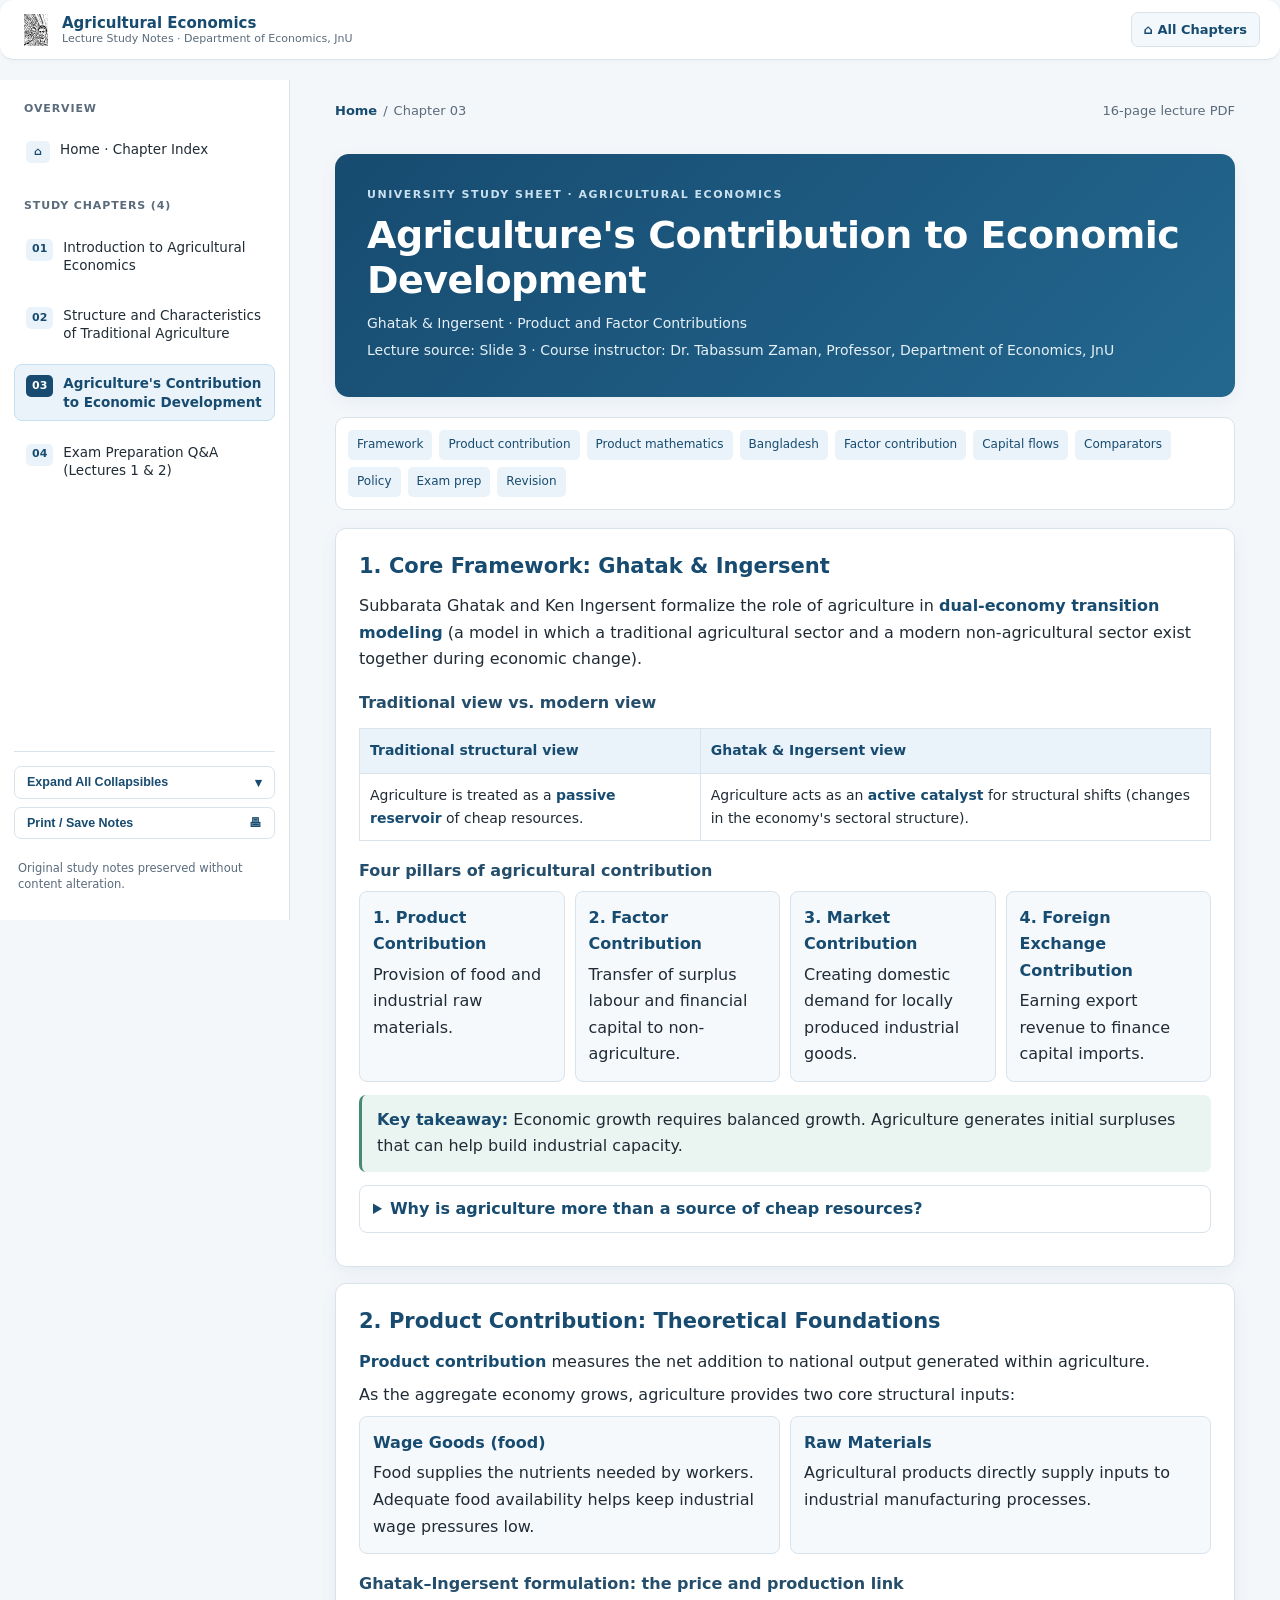
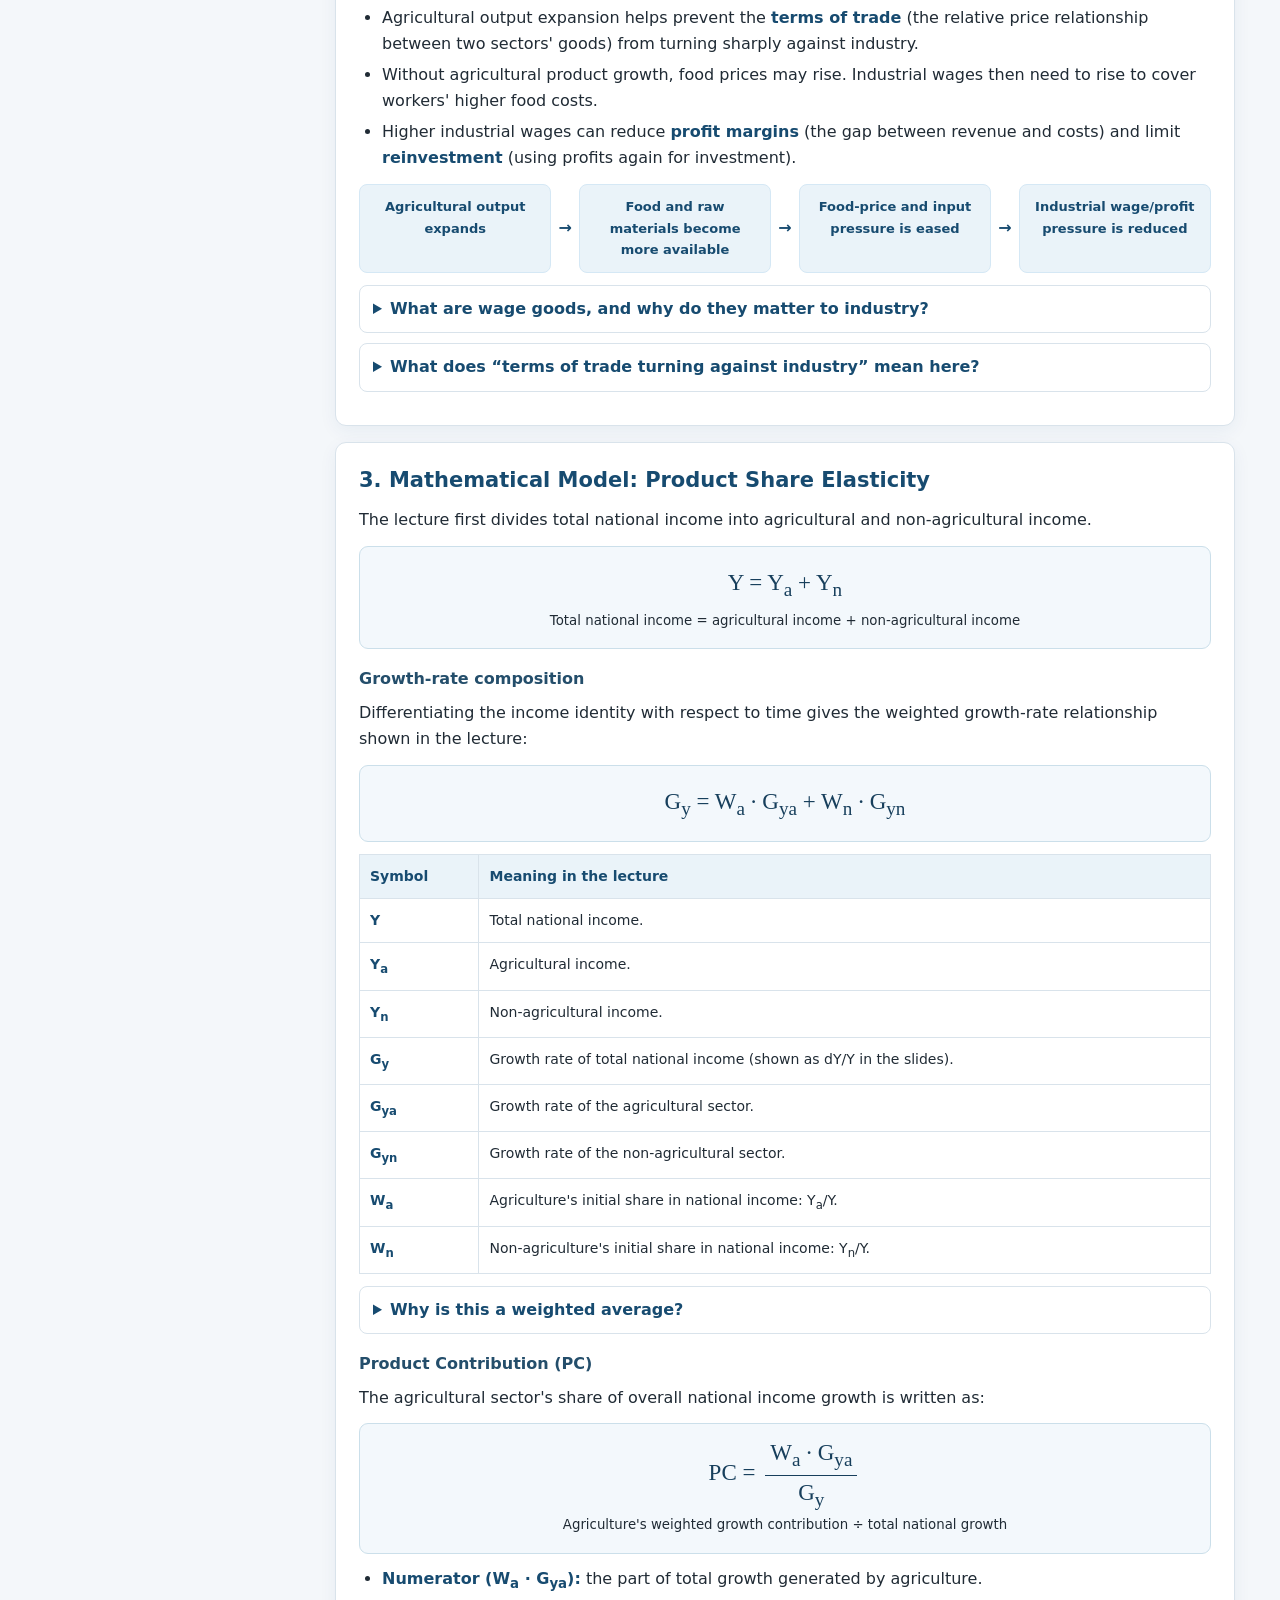
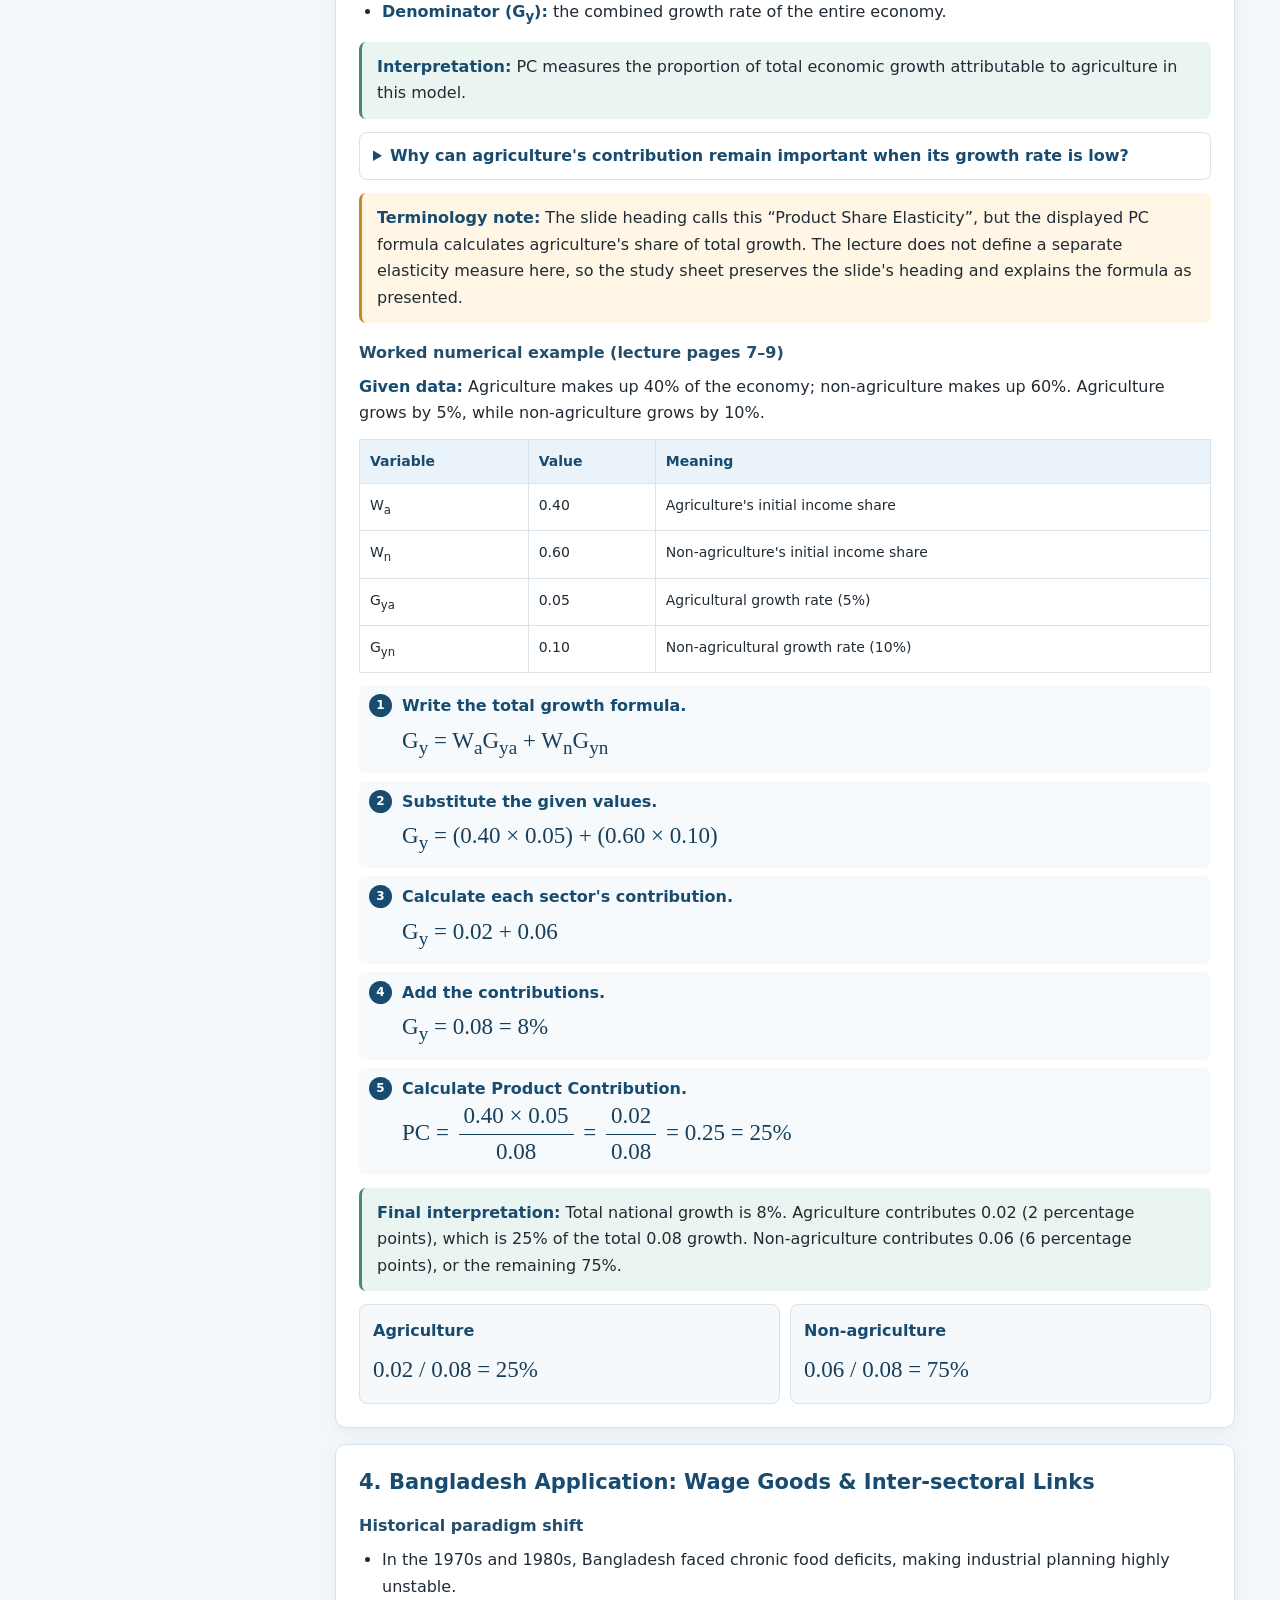
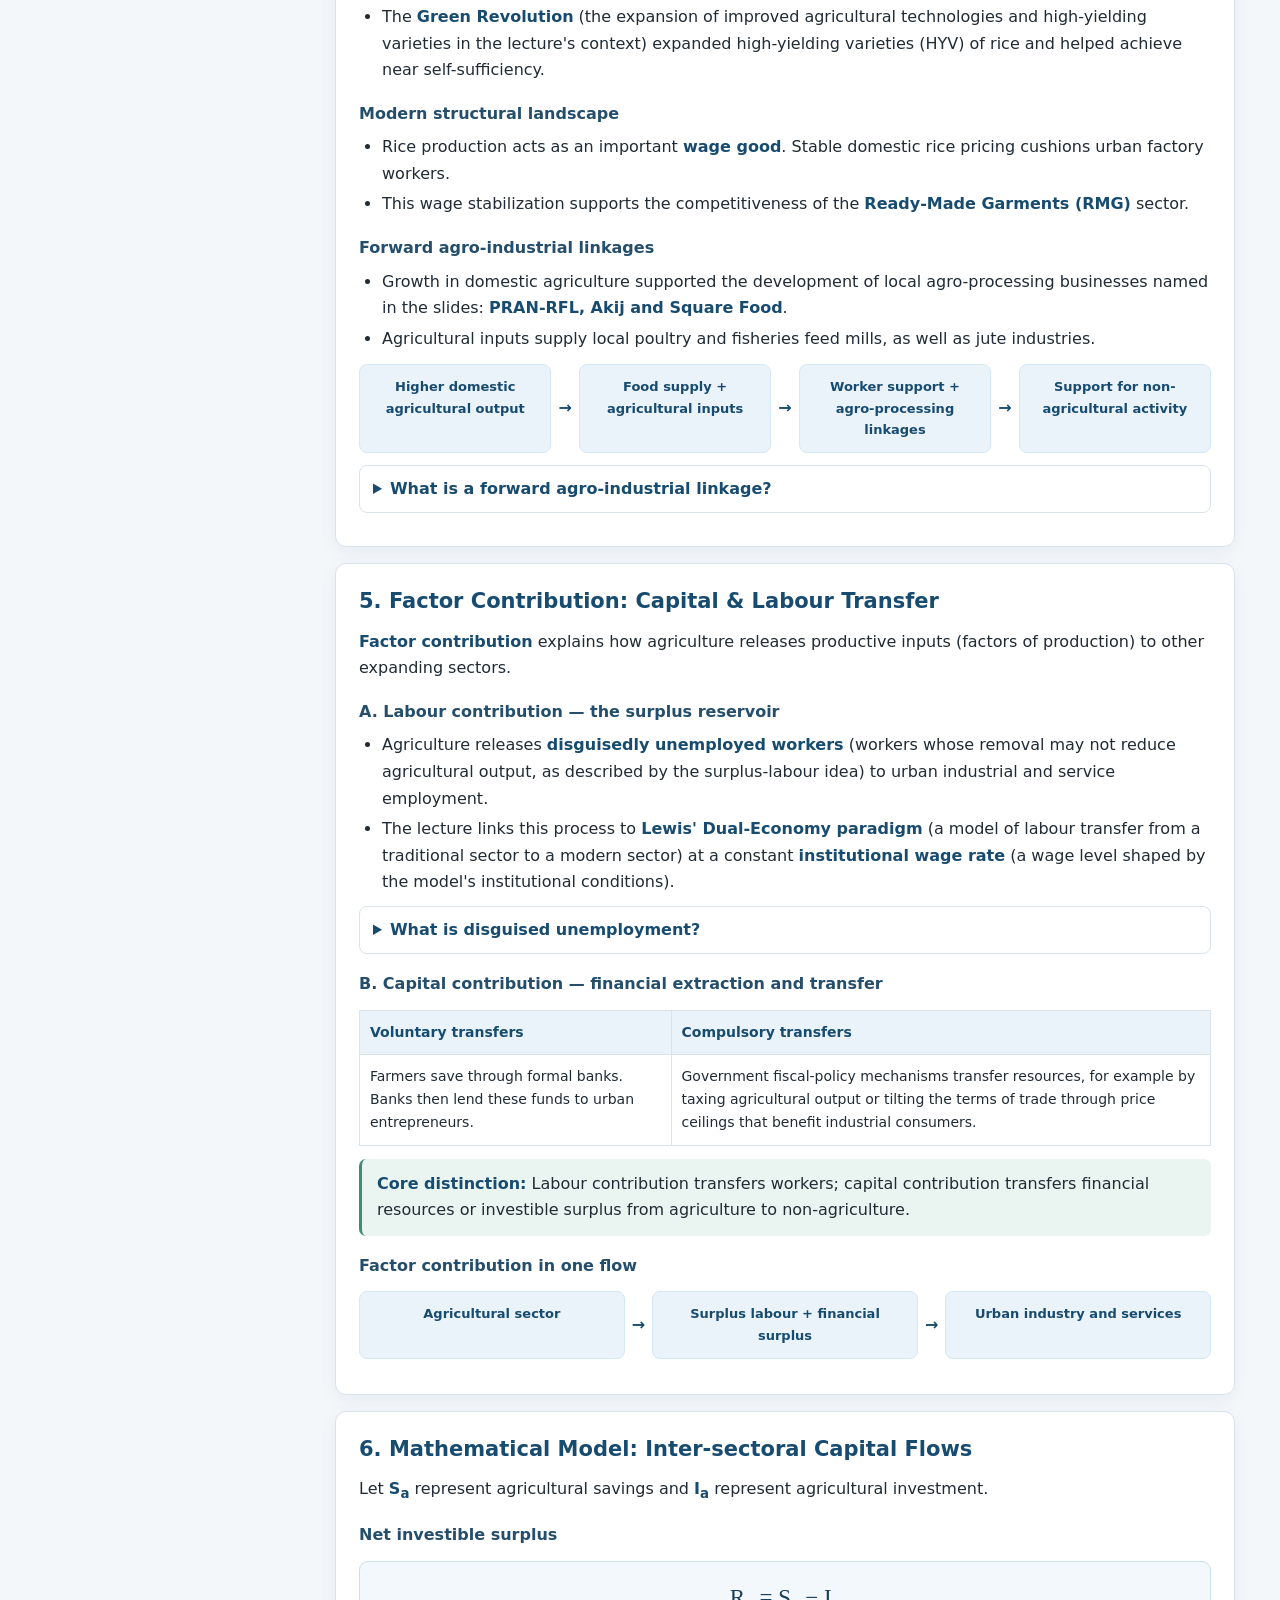
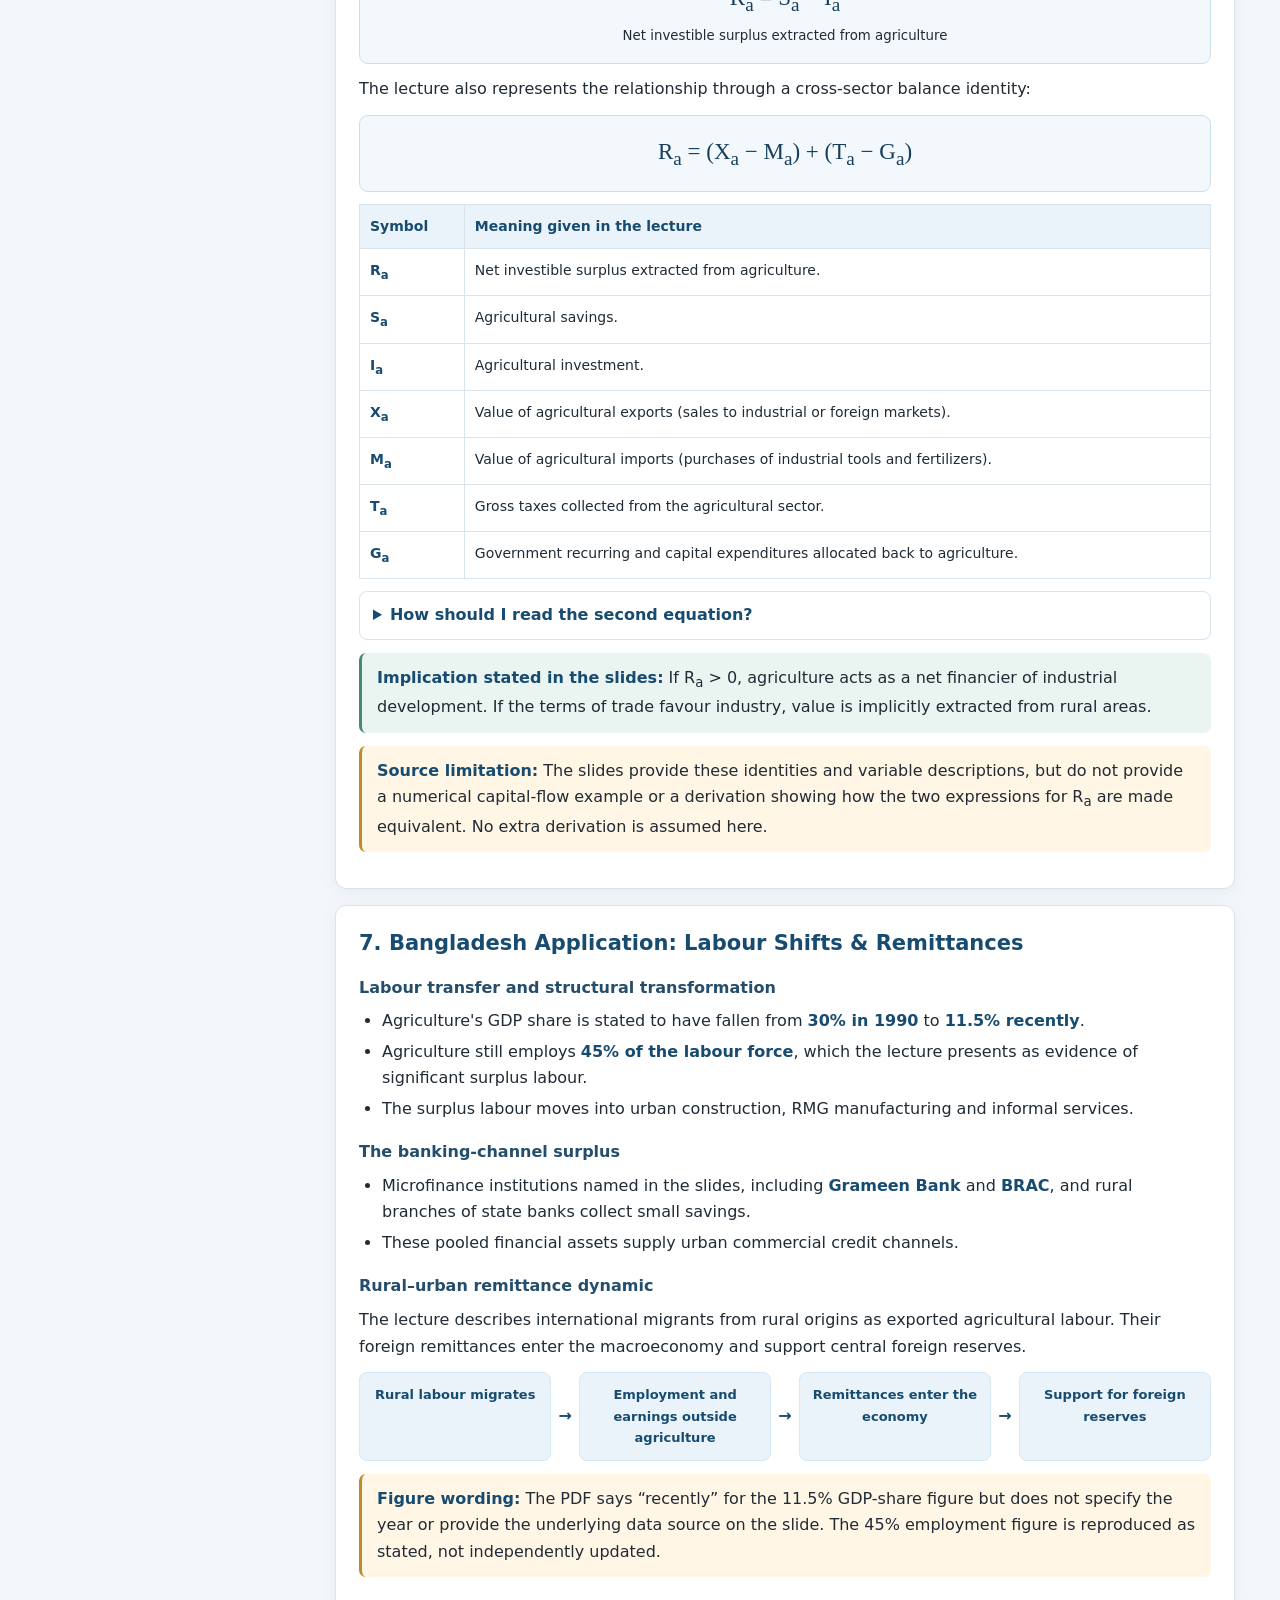
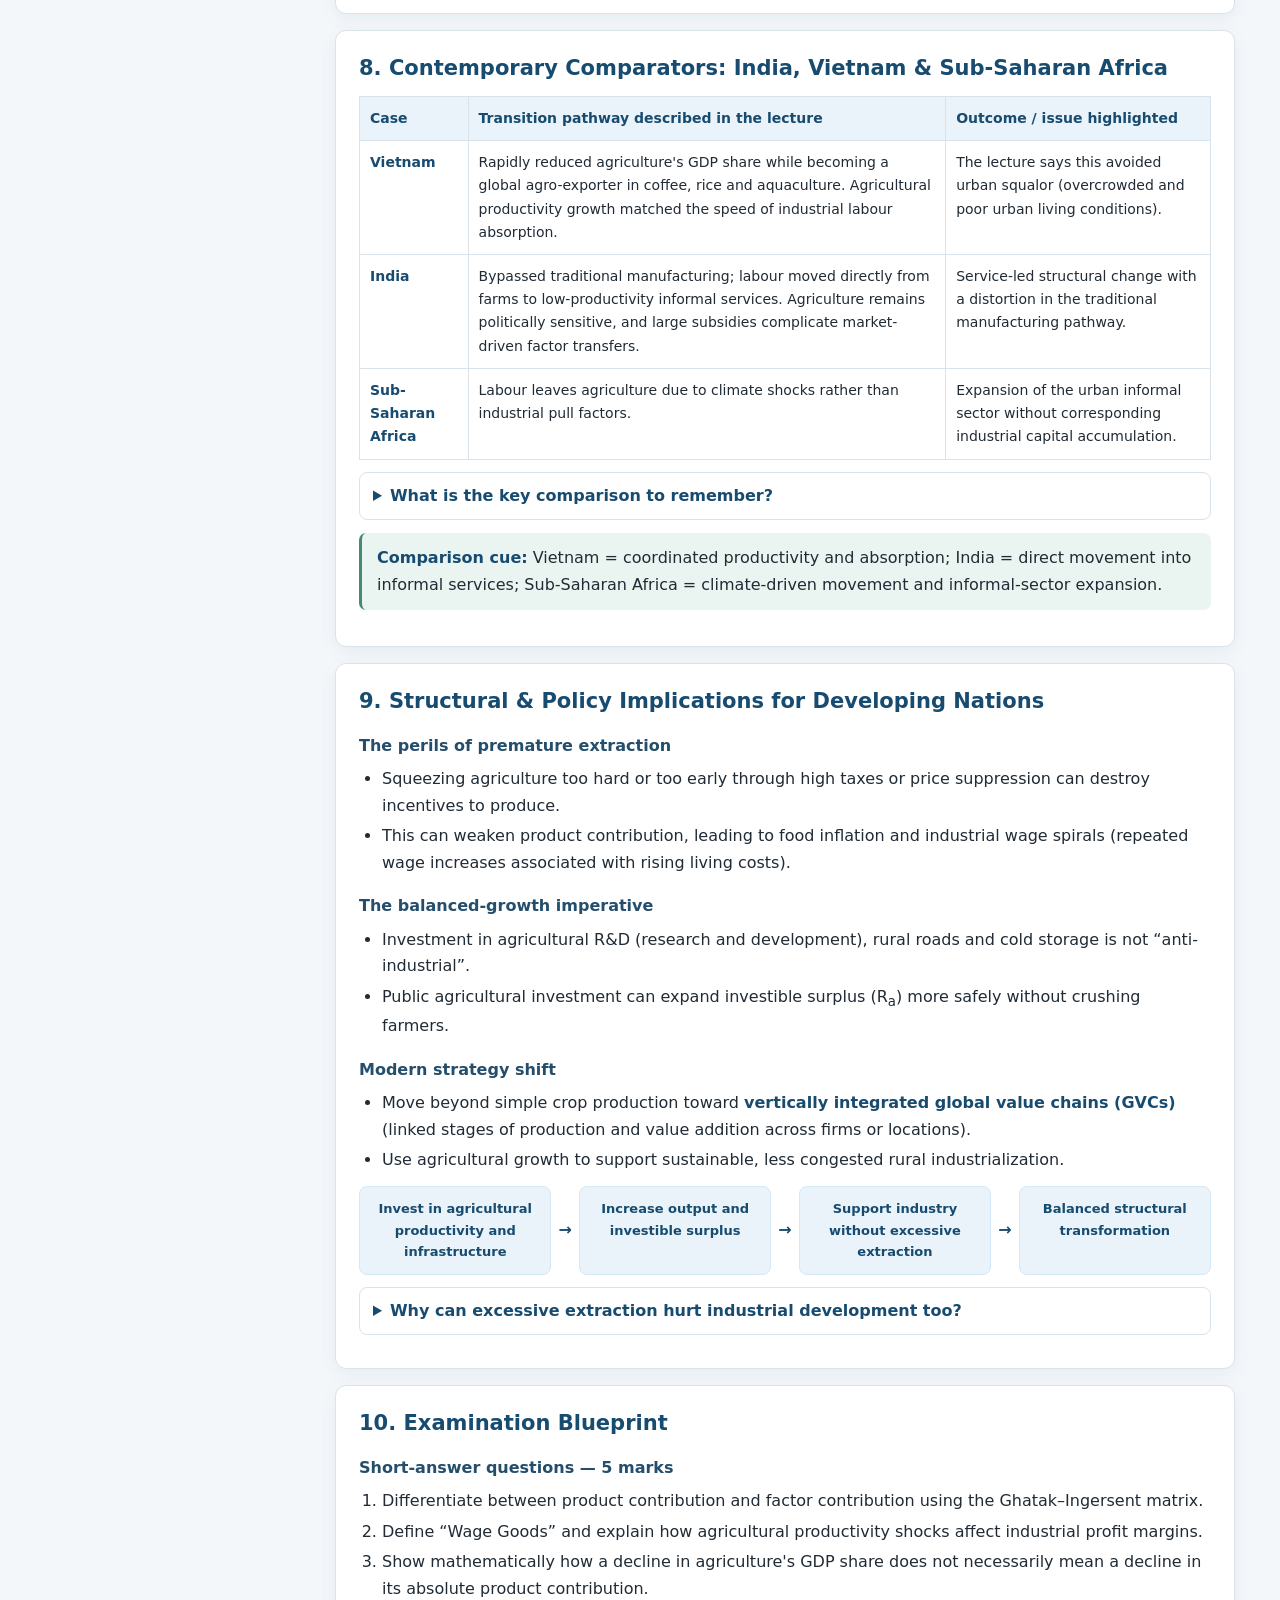
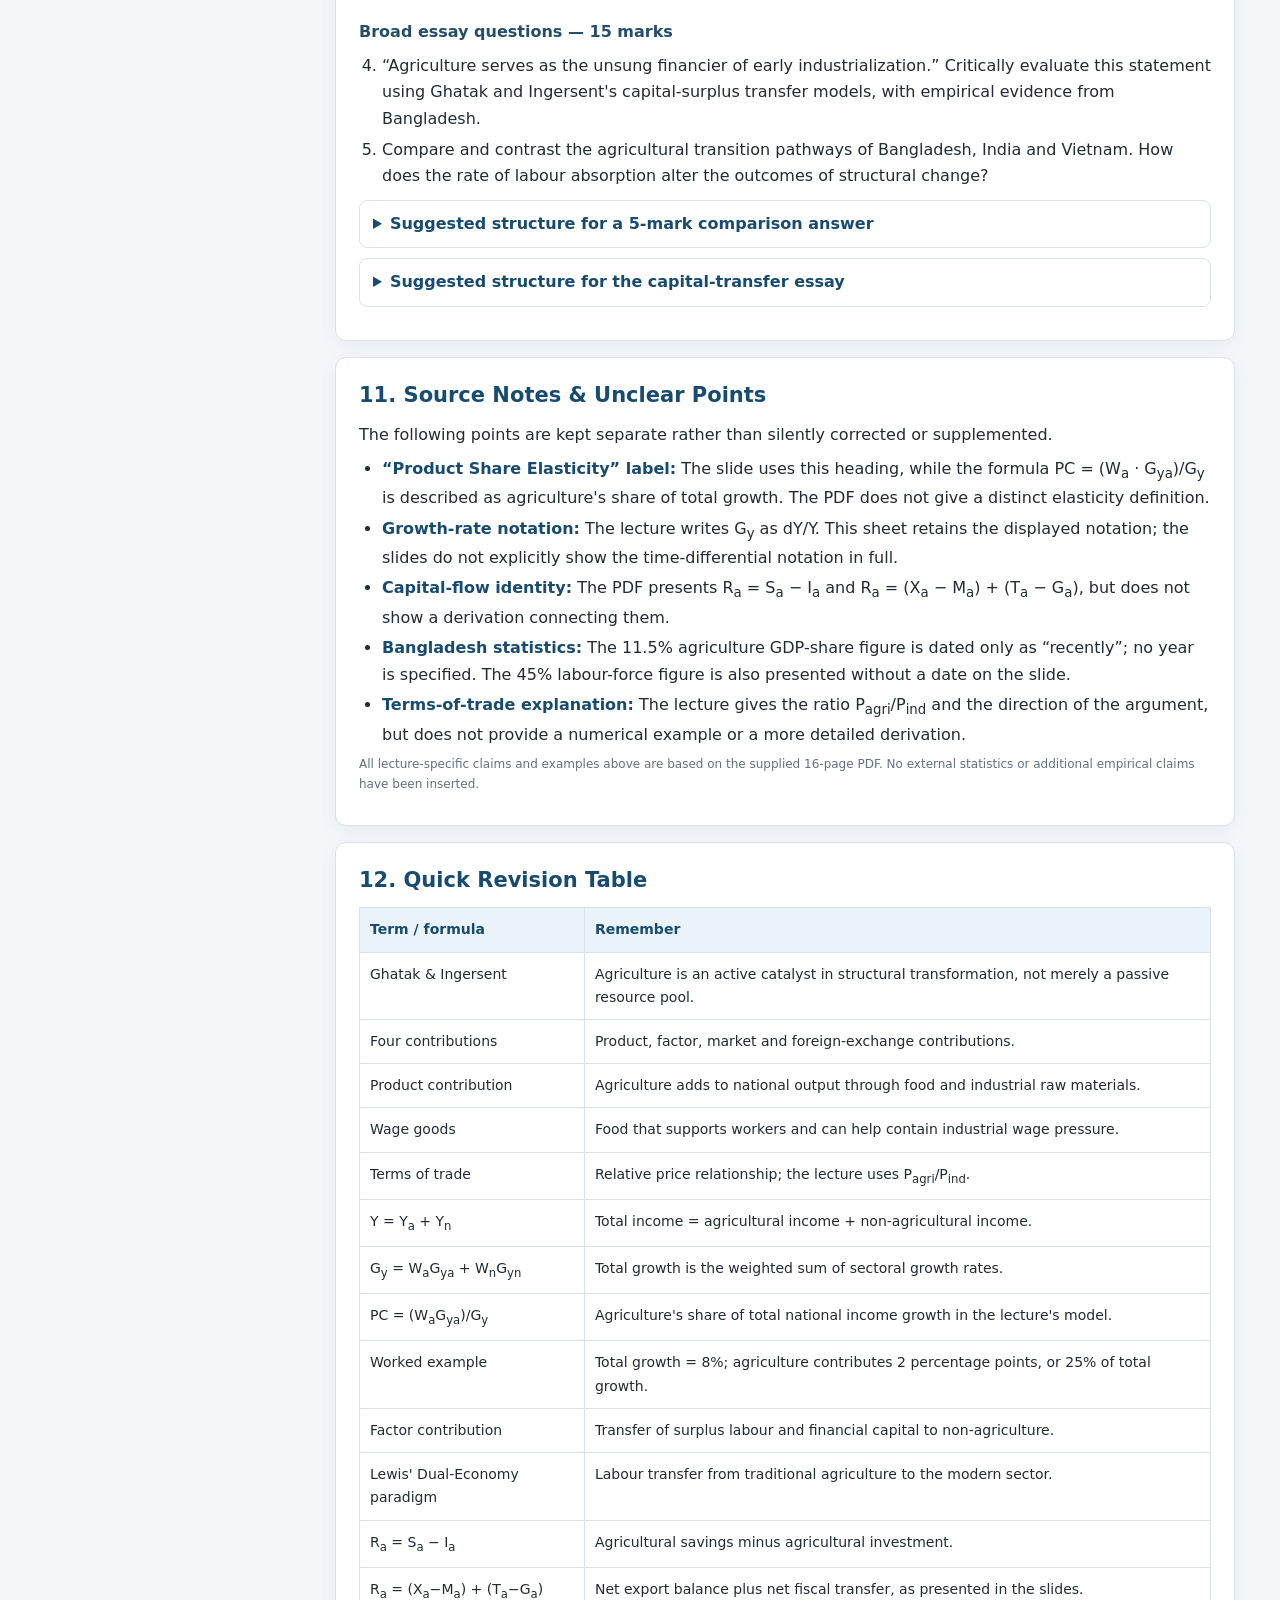
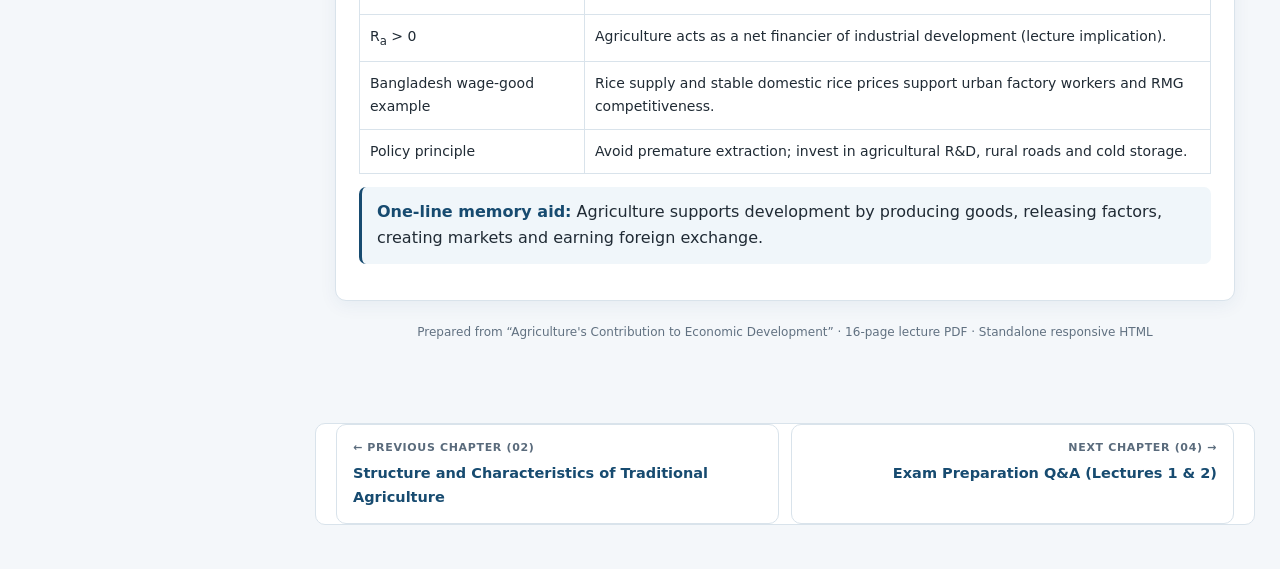
<file: chapters/chapter-03-agricultures-contribution/index.html>
<!DOCTYPE html>
<html lang="en">
<head>
<meta charset="UTF-8">
<meta name="viewport" content="width=device-width, initial-scale=1">
<meta name="description" content="University study sheet on agriculture's contribution to economic development, based on the supplied lecture PDF.">
<title>Agriculture's Contribution to Economic Development — Study Sheet</title>
<style>
:root{--blue:#174b70;--blue2:#eaf3f9;--blue3:#d5e8f5;--ink:#202b35;--muted:#617181;--line:#d9e3eb;--paper:#fff;--bg:#f4f7fa;--teal:#eaf5f1;--amber:#fff6e5;--shadow:0 5px 18px rgba(23,75,112,.06)}
*{box-sizing:border-box}html{scroll-behavior:smooth}body{margin:0;background:var(--bg);color:var(--ink);font:16px/1.66 system-ui,-apple-system,"Segoe UI",sans-serif}
main{max-width:940px;margin:32px auto;padding:0 20px 48px}header{background:linear-gradient(135deg,#174b70,#23678f);color:#fff;padding:32px;border-radius:14px;margin-bottom:20px;box-shadow:var(--shadow)}
h1{font-size:clamp(27px,5vw,38px);line-height:1.18;margin:0 0 10px;letter-spacing:-.5px}header p{margin:3px 0;color:#e5f0f7;font-size:14px}.eyebrow{text-transform:uppercase;letter-spacing:1.5px;font-size:11px;font-weight:750;color:#c8e0ef;margin-bottom:9px}
nav{display:flex;flex-wrap:wrap;gap:7px;background:#fff;border:1px solid var(--line);border-radius:10px;padding:12px;margin:0 0 18px}nav a{font-size:12px;text-decoration:none;color:var(--blue);background:var(--blue2);padding:5px 9px;border-radius:5px}section{background:var(--paper);border:1px solid var(--line);border-radius:11px;padding:23px;margin:16px 0;box-shadow:var(--shadow);scroll-margin-top:14px}
h2{font-size:21px;color:var(--blue);margin:0 0 13px;line-height:1.35}h3{font-size:16px;margin:17px 0 6px;color:#244e6b}h4{font-size:14px;color:var(--blue);margin:12px 0 4px}p{margin:7px 0}ul,ol{padding-left:23px;margin:7px 0}li{margin:4px 0}strong{color:#174b70}mark{background:#e3f1fb;color:#174b70;padding:1px 4px;border-radius:3px}.small{font-size:12px;color:var(--muted)}
.note,.takeaway,.warning{padding:12px 15px;border-radius:7px;margin:13px 0}.note{background:#f0f6fa;border-left:3px solid var(--blue)}.takeaway{background:var(--teal);border-left:3px solid #468a72}.warning{background:var(--amber);border-left:3px solid #c28a27}.grid{display:grid;grid-template-columns:repeat(auto-fit,minmax(190px,1fr));gap:10px}.tile{background:#f5f9fc;border:1px solid var(--line);padding:13px;border-radius:8px}.tile b{display:block;color:var(--blue);margin-bottom:4px}
table{width:100%;border-collapse:collapse;margin:12px 0;font-size:14px}th,td{padding:10px;text-align:left;vertical-align:top;border:1px solid var(--line)}th{background:var(--blue2);color:var(--blue)}
.formula{background:#f3f8fc;border:1px solid #cbdfea;border-radius:9px;padding:15px;margin:12px 0;text-align:center;overflow-x:auto}.eq{font-family:Cambria,Georgia,serif;font-size:clamp(18px,3vw,23px);line-height:1.8;color:#173f5c;white-space:nowrap}.eq small{font:12px system-ui;color:var(--muted)}.eqline{display:block;margin:4px 0}.frac{display:inline-flex;vertical-align:middle;flex-direction:column;text-align:center;line-height:1.25;margin:0 4px}.frac .top{border-bottom:1.5px solid currentColor;padding:0 5px 3px}.frac .bottom{padding:3px 5px 0}.steps{counter-reset:step;list-style:none;padding:0}.steps li{counter-increment:step;position:relative;padding:8px 10px 8px 43px;margin:8px 0;background:#f7fafc;border-radius:7px}.steps li:before{content:counter(step);position:absolute;left:10px;top:9px;width:23px;height:23px;border-radius:50%;background:var(--blue);color:#fff;text-align:center;font-size:12px;line-height:23px;font-weight:700}
details{border:1px solid var(--line);border-radius:8px;padding:10px 13px;margin:10px 0;background:#fff}summary{cursor:pointer;color:var(--blue);font-weight:680}details[open]{background:#fbfdff}details p:last-child,details ul:last-child{margin-bottom:4px}.flow{display:flex;align-items:stretch;gap:7px;flex-wrap:wrap;margin:12px 0}.flow .node{flex:1 1 130px;background:var(--blue2);border:1px solid var(--blue3);border-radius:8px;padding:11px;text-align:center;font-size:13px;font-weight:650;color:var(--blue)}.arrow{align-self:center;color:var(--blue);font-weight:800}.tag{display:inline-block;background:var(--blue2);color:var(--blue);padding:2px 7px;border-radius:5px;font-size:11px;font-weight:700}.toc-title{font-size:12px;color:var(--muted);font-weight:700;margin:0 0 5px}footer{text-align:center;color:var(--muted);font-size:12px;margin-top:22px}
@media(max-width:620px){main{margin:16px auto;padding:0 11px 28px}header{padding:23px 19px}section{padding:16px;margin:12px 0}table{font-size:12px;display:block;overflow-x:auto;white-space:normal}th,td{padding:7px;min-width:105px}.eq{font-size:18px}.flow{gap:4px}.flow .node{flex-basis:100px;padding:8px;font-size:12px}.arrow{font-size:13px}}
@media print{body{background:#fff}main{max-width:none;margin:0;padding:0}header,section{box-shadow:none}nav{display:none}details{break-inside:avoid}details:not([open])>*:not(summary){display:block}section{break-inside:avoid-page}}
</style>
<link rel="stylesheet" href="../../assets/css/layout.css">
</head>
<body data-root="../../" data-chapter-id="chapter-03">
<div id="site-topbar-mount"></div>
<div class="site-shell">
  <div id="site-sidebar-mount"></div>
  <div class="site-content-wrap">
    <div id="site-breadcrumb-mount"></div>
<main>
<header>
<div class="eyebrow">University study sheet · Agricultural Economics</div>
<h1>Agriculture's Contribution to Economic Development</h1>
<p>Ghatak &amp; Ingersent · Product and Factor Contributions</p>
<p>Lecture source: Slide 3 · Course instructor: Dr. Tabassum Zaman, Professor, Department of Economics, JnU</p>
</header>
<nav aria-label="Study sheet sections">
<a href="#framework">Framework</a><a href="#product">Product contribution</a><a href="#math-product">Product mathematics</a><a href="#bangladesh-product">Bangladesh</a><a href="#factor">Factor contribution</a><a href="#capital-math">Capital flows</a><a href="#comparators">Comparators</a><a href="#policy">Policy</a><a href="#exam">Exam prep</a><a href="#revision">Revision</a>
</nav>

<section id="framework">
<h2>1. Core Framework: Ghatak &amp; Ingersent</h2>
<p>Subbarata Ghatak and Ken Ingersent formalize the role of agriculture in <strong>dual-economy transition modeling</strong> (a model in which a traditional agricultural sector and a modern non-agricultural sector exist together during economic change).</p>
<h3>Traditional view vs. modern view</h3>
<table><thead><tr><th>Traditional structural view</th><th>Ghatak &amp; Ingersent view</th></tr></thead><tbody><tr><td>Agriculture is treated as a <strong>passive reservoir</strong> of cheap resources.</td><td>Agriculture acts as an <strong>active catalyst</strong> for structural shifts (changes in the economy's sectoral structure).</td></tr></tbody></table>
<h3>Four pillars of agricultural contribution</h3>
<div class="grid">
<div class="tile"><b>1. Product Contribution</b>Provision of food and industrial raw materials.</div>
<div class="tile"><b>2. Factor Contribution</b>Transfer of surplus labour and financial capital to non-agriculture.</div>
<div class="tile"><b>3. Market Contribution</b>Creating domestic demand for locally produced industrial goods.</div>
<div class="tile"><b>4. Foreign Exchange Contribution</b>Earning export revenue to finance capital imports.</div>
</div>
<div class="takeaway"><strong>Key takeaway:</strong> Economic growth requires balanced growth. Agriculture generates initial surpluses that can help build industrial capacity.</div>
<details><summary>Why is agriculture more than a source of cheap resources?</summary><p>Agriculture contributes through several connected channels: it supplies food and raw materials, releases labour and capital, creates a market for industrial goods, and earns foreign exchange. These channels help support the growth of other sectors.</p></details>
</section>

<section id="product">
<h2>2. Product Contribution: Theoretical Foundations</h2>
<p><strong>Product contribution</strong> measures the net addition to national output generated within agriculture.</p>
<p>As the aggregate economy grows, agriculture provides two core structural inputs:</p>
<div class="grid">
<div class="tile"><b>Wage Goods (food)</b>Food supplies the nutrients needed by workers. Adequate food availability helps keep industrial wage pressures low.</div>
<div class="tile"><b>Raw Materials</b>Agricultural products directly supply inputs to industrial manufacturing processes.</div>
</div>
<h3>Ghatak–Ingersent formulation: the price and production link</h3>
<ul>
<li>Agricultural output expansion helps prevent the <strong>terms of trade</strong> (the relative price relationship between two sectors' goods) from turning sharply against industry.</li>
<li>Without agricultural product growth, food prices may rise. Industrial wages then need to rise to cover workers' higher food costs.</li>
<li>Higher industrial wages can reduce <strong>profit margins</strong> (the gap between revenue and costs) and limit <strong>reinvestment</strong> (using profits again for investment).</li>
</ul>
<div class="flow" aria-label="Product contribution mechanism"><div class="node">Agricultural output expands</div><div class="arrow">→</div><div class="node">Food and raw materials become more available</div><div class="arrow">→</div><div class="node">Food-price and input pressure is eased</div><div class="arrow">→</div><div class="node">Industrial wage/profit pressure is reduced</div></div>
<details><summary>What are wage goods, and why do they matter to industry?</summary><p><strong>Wage goods</strong> are goods consumed by workers, especially food in this lecture's explanation. If food is available at stable prices, workers' living costs and the pressure for higher money wages may be lower. If food becomes expensive, industrial employers may face pressure to raise wages, which can reduce profits available for reinvestment.</p></details>
<details><summary>What does “terms of trade turning against industry” mean here?</summary><p>The lecture expresses the relevant price relationship as <span class="eq">P<sub>agri</sub> / P<sub>ind</sub></span>. It argues that agricultural output expansion helps prevent this relative price from moving sharply in a way that disadvantages industry. The slides do not provide a separate numerical example for this price ratio.</p></details>
</section>

<section id="math-product">
<h2>3. Mathematical Model: Product Share Elasticity</h2>
<p>The lecture first divides total national income into agricultural and non-agricultural income.</p>
<div class="formula"><div class="eq">Y = Y<sub>a</sub> + Y<sub>n</sub></div><small>Total national income = agricultural income + non-agricultural income</small></div>
<h3>Growth-rate composition</h3>
<p>Differentiating the income identity with respect to time gives the weighted growth-rate relationship shown in the lecture:</p>
<div class="formula"><div class="eq">G<sub>y</sub> = W<sub>a</sub> · G<sub>ya</sub> + W<sub>n</sub> · G<sub>yn</sub></div></div>
<table><thead><tr><th>Symbol</th><th>Meaning in the lecture</th></tr></thead><tbody>
<tr><td><strong>Y</strong></td><td>Total national income.</td></tr><tr><td><strong>Y<sub>a</sub></strong></td><td>Agricultural income.</td></tr><tr><td><strong>Y<sub>n</sub></strong></td><td>Non-agricultural income.</td></tr><tr><td><strong>G<sub>y</sub></strong></td><td>Growth rate of total national income (shown as dY/Y in the slides).</td></tr><tr><td><strong>G<sub>ya</sub></strong></td><td>Growth rate of the agricultural sector.</td></tr><tr><td><strong>G<sub>yn</sub></strong></td><td>Growth rate of the non-agricultural sector.</td></tr><tr><td><strong>W<sub>a</sub></strong></td><td>Agriculture's initial share in national income: Y<sub>a</sub>/Y.</td></tr><tr><td><strong>W<sub>n</sub></strong></td><td>Non-agriculture's initial share in national income: Y<sub>n</sub>/Y.</td></tr></tbody></table>
<details><summary>Why is this a weighted average?</summary><p>Each sector's growth rate is multiplied by its initial share of national income. A sector with a larger starting share receives a larger weight in the calculation of total growth.</p><p>For example, the lecture explains that if agriculture represents 10% of the economy and grows by 20%, its direct contribution to total growth is 0.10 × 20% = 2%.</p></details>
<h3>Product Contribution (PC)</h3>
<p>The agricultural sector's share of overall national income growth is written as:</p>
<div class="formula"><div class="eq">PC = <span class="frac"><span class="top">W<sub>a</sub> · G<sub>ya</sub></span><span class="bottom">G<sub>y</sub></span></span></div><small>Agriculture's weighted growth contribution ÷ total national growth</small></div>
<ul><li><strong>Numerator (W<sub>a</sub> · G<sub>ya</sub>):</strong> the part of total growth generated by agriculture.</li><li><strong>Denominator (G<sub>y</sub>):</strong> the combined growth rate of the entire economy.</li></ul>
<div class="takeaway"><strong>Interpretation:</strong> PC measures the proportion of total economic growth attributable to agriculture in this model.</div>
<details><summary>Why can agriculture's contribution remain important when its growth rate is low?</summary><p>The agricultural growth rate is only one part of the calculation. Its initial share, W<sub>a</sub>, also matters. A relatively large initial share can make W<sub>a</sub> × G<sub>ya</sub> substantial even when G<sub>ya</sub> is comparatively low. The lecture identifies this as common in early-stage development.</p></details>
<div class="warning"><strong>Terminology note:</strong> The slide heading calls this “Product Share Elasticity”, but the displayed PC formula calculates agriculture's share of total growth. The lecture does not define a separate elasticity measure here, so the study sheet preserves the slide's heading and explains the formula as presented.</div>

<h3>Worked numerical example (lecture pages 7–9)</h3>
<p><strong>Given data:</strong> Agriculture makes up 40% of the economy; non-agriculture makes up 60%. Agriculture grows by 5%, while non-agriculture grows by 10%.</p>
<table><thead><tr><th>Variable</th><th>Value</th><th>Meaning</th></tr></thead><tbody><tr><td>W<sub>a</sub></td><td>0.40</td><td>Agriculture's initial income share</td></tr><tr><td>W<sub>n</sub></td><td>0.60</td><td>Non-agriculture's initial income share</td></tr><tr><td>G<sub>ya</sub></td><td>0.05</td><td>Agricultural growth rate (5%)</td></tr><tr><td>G<sub>yn</sub></td><td>0.10</td><td>Non-agricultural growth rate (10%)</td></tr></tbody></table>
<ol class="steps">
<li><strong>Write the total growth formula.</strong><div class="eq">G<sub>y</sub> = W<sub>a</sub>G<sub>ya</sub> + W<sub>n</sub>G<sub>yn</sub></div></li>
<li><strong>Substitute the given values.</strong><div class="eq">G<sub>y</sub> = (0.40 × 0.05) + (0.60 × 0.10)</div></li>
<li><strong>Calculate each sector's contribution.</strong><div class="eq">G<sub>y</sub> = 0.02 + 0.06</div></li>
<li><strong>Add the contributions.</strong><div class="eq">G<sub>y</sub> = 0.08 = 8%</div></li>
<li><strong>Calculate Product Contribution.</strong><div class="eq">PC = <span class="frac"><span class="top">0.40 × 0.05</span><span class="bottom">0.08</span></span> = <span class="frac"><span class="top">0.02</span><span class="bottom">0.08</span></span> = 0.25 = 25%</div></li>
</ol>
<div class="takeaway"><strong>Final interpretation:</strong> Total national growth is 8%. Agriculture contributes 0.02 (2 percentage points), which is 25% of the total 0.08 growth. Non-agriculture contributes 0.06 (6 percentage points), or the remaining 75%.</div>
<div class="grid"><div class="tile"><b>Agriculture</b><div class="eq">0.02 / 0.08 = 25%</div></div><div class="tile"><b>Non-agriculture</b><div class="eq">0.06 / 0.08 = 75%</div></div></div>
</section>

<section id="bangladesh-product">
<h2>4. Bangladesh Application: Wage Goods &amp; Inter-sectoral Links</h2>
<h3>Historical paradigm shift</h3>
<ul><li>In the 1970s and 1980s, Bangladesh faced chronic food deficits, making industrial planning highly unstable.</li><li>The <strong>Green Revolution</strong> (the expansion of improved agricultural technologies and high-yielding varieties in the lecture's context) expanded high-yielding varieties (HYV) of rice and helped achieve near self-sufficiency.</li></ul>
<h3>Modern structural landscape</h3>
<ul><li>Rice production acts as an important <strong>wage good</strong>. Stable domestic rice pricing cushions urban factory workers.</li><li>This wage stabilization supports the competitiveness of the <strong>Ready-Made Garments (RMG)</strong> sector.</li></ul>
<h3>Forward agro-industrial linkages</h3>
<ul><li>Growth in domestic agriculture supported the development of local agro-processing businesses named in the slides: <strong>PRAN-RFL, Akij and Square Food</strong>.</li><li>Agricultural inputs supply local poultry and fisheries feed mills, as well as jute industries.</li></ul>
<div class="flow"><div class="node">Higher domestic agricultural output</div><div class="arrow">→</div><div class="node">Food supply + agricultural inputs</div><div class="arrow">→</div><div class="node">Worker support + agro-processing linkages</div><div class="arrow">→</div><div class="node">Support for non-agricultural activity</div></div>
<details><summary>What is a forward agro-industrial linkage?</summary><p>In this lecture, it refers to agricultural output or inputs being used by downstream activities such as food processing, poultry and fisheries feed production, and jute-related industries.</p></details>
</section>

<section id="factor">
<h2>5. Factor Contribution: Capital &amp; Labour Transfer</h2>
<p><strong>Factor contribution</strong> explains how agriculture releases productive inputs (factors of production) to other expanding sectors.</p>
<h3>A. Labour contribution — the surplus reservoir</h3>
<ul><li>Agriculture releases <strong>disguisedly unemployed workers</strong> (workers whose removal may not reduce agricultural output, as described by the surplus-labour idea) to urban industrial and service employment.</li><li>The lecture links this process to <strong>Lewis' Dual-Economy paradigm</strong> (a model of labour transfer from a traditional sector to a modern sector) at a constant <strong>institutional wage rate</strong> (a wage level shaped by the model's institutional conditions).</li></ul>
<details><summary>What is disguised unemployment?</summary><p>It refers here to a situation in which more workers are engaged in agriculture than are needed for the existing level of output. Some workers can move to other sectors without an immediate reduction in agricultural production. The lecture describes these workers as a source of labour for urban industry and services.</p></details>
<h3>B. Capital contribution — financial extraction and transfer</h3>
<table><thead><tr><th>Voluntary transfers</th><th>Compulsory transfers</th></tr></thead><tbody><tr><td>Farmers save through formal banks. Banks then lend these funds to urban entrepreneurs.</td><td>Government fiscal-policy mechanisms transfer resources, for example by taxing agricultural output or tilting the terms of trade through price ceilings that benefit industrial consumers.</td></tr></tbody></table>
<div class="takeaway"><strong>Core distinction:</strong> Labour contribution transfers workers; capital contribution transfers financial resources or investible surplus from agriculture to non-agriculture.</div>
<h3>Factor contribution in one flow</h3>
<div class="flow"><div class="node">Agricultural sector</div><div class="arrow">→</div><div class="node">Surplus labour + financial surplus</div><div class="arrow">→</div><div class="node">Urban industry and services</div></div>
</section>

<section id="capital-math">
<h2>6. Mathematical Model: Inter-sectoral Capital Flows</h2>
<p>Let <strong>S<sub>a</sub></strong> represent agricultural savings and <strong>I<sub>a</sub></strong> represent agricultural investment.</p>
<h3>Net investible surplus</h3>
<div class="formula"><div class="eq">R<sub>a</sub> = S<sub>a</sub> − I<sub>a</sub></div><small>Net investible surplus extracted from agriculture</small></div>
<p>The lecture also represents the relationship through a cross-sector balance identity:</p>
<div class="formula"><div class="eq">R<sub>a</sub> = (X<sub>a</sub> − M<sub>a</sub>) + (T<sub>a</sub> − G<sub>a</sub>)</div></div>
<table><thead><tr><th>Symbol</th><th>Meaning given in the lecture</th></tr></thead><tbody>
<tr><td><strong>R<sub>a</sub></strong></td><td>Net investible surplus extracted from agriculture.</td></tr><tr><td><strong>S<sub>a</sub></strong></td><td>Agricultural savings.</td></tr><tr><td><strong>I<sub>a</sub></strong></td><td>Agricultural investment.</td></tr><tr><td><strong>X<sub>a</sub></strong></td><td>Value of agricultural exports (sales to industrial or foreign markets).</td></tr><tr><td><strong>M<sub>a</sub></strong></td><td>Value of agricultural imports (purchases of industrial tools and fertilizers).</td></tr><tr><td><strong>T<sub>a</sub></strong></td><td>Gross taxes collected from the agricultural sector.</td></tr><tr><td><strong>G<sub>a</sub></strong></td><td>Government recurring and capital expenditures allocated back to agriculture.</td></tr></tbody></table>
<details><summary>How should I read the second equation?</summary><p>It has two parts:</p><ul><li><strong>(X<sub>a</sub> − M<sub>a</sub>):</strong> the agricultural export value minus agricultural import value.</li><li><strong>(T<sub>a</sub> − G<sub>a</sub>):</strong> taxes collected from agriculture minus government expenditure allocated back to agriculture.</li></ul><p>The two net balances are added to express R<sub>a</sub>.</p></details>
<div class="takeaway"><strong>Implication stated in the slides:</strong> If R<sub>a</sub> &gt; 0, agriculture acts as a net financier of industrial development. If the terms of trade favour industry, value is implicitly extracted from rural areas.</div>
<div class="warning"><strong>Source limitation:</strong> The slides provide these identities and variable descriptions, but do not provide a numerical capital-flow example or a derivation showing how the two expressions for R<sub>a</sub> are made equivalent. No extra derivation is assumed here.</div>
</section>

<section id="bangladesh-factor">
<h2>7. Bangladesh Application: Labour Shifts &amp; Remittances</h2>
<h3>Labour transfer and structural transformation</h3>
<ul><li>Agriculture's GDP share is stated to have fallen from <strong>30% in 1990</strong> to <strong>11.5% recently</strong>.</li><li>Agriculture still employs <strong>45% of the labour force</strong>, which the lecture presents as evidence of significant surplus labour.</li><li>The surplus labour moves into urban construction, RMG manufacturing and informal services.</li></ul>
<h3>The banking-channel surplus</h3>
<ul><li>Microfinance institutions named in the slides, including <strong>Grameen Bank</strong> and <strong>BRAC</strong>, and rural branches of state banks collect small savings.</li><li>These pooled financial assets supply urban commercial credit channels.</li></ul>
<h3>Rural–urban remittance dynamic</h3>
<p>The lecture describes international migrants from rural origins as exported agricultural labour. Their foreign remittances enter the macroeconomy and support central foreign reserves.</p>
<div class="flow"><div class="node">Rural labour migrates</div><div class="arrow">→</div><div class="node">Employment and earnings outside agriculture</div><div class="arrow">→</div><div class="node">Remittances enter the economy</div><div class="arrow">→</div><div class="node">Support for foreign reserves</div></div>
<div class="warning"><strong>Figure wording:</strong> The PDF says “recently” for the 11.5% GDP-share figure but does not specify the year or provide the underlying data source on the slide. The 45% employment figure is reproduced as stated, not independently updated.</div>
</section>

<section id="comparators">
<h2>8. Contemporary Comparators: India, Vietnam &amp; Sub-Saharan Africa</h2>
<table><thead><tr><th>Case</th><th>Transition pathway described in the lecture</th><th>Outcome / issue highlighted</th></tr></thead><tbody>
<tr><td><strong>Vietnam</strong></td><td>Rapidly reduced agriculture's GDP share while becoming a global agro-exporter in coffee, rice and aquaculture. Agricultural productivity growth matched the speed of industrial labour absorption.</td><td>The lecture says this avoided urban squalor (overcrowded and poor urban living conditions).</td></tr>
<tr><td><strong>India</strong></td><td>Bypassed traditional manufacturing; labour moved directly from farms to low-productivity informal services. Agriculture remains politically sensitive, and large subsidies complicate market-driven factor transfers.</td><td>Service-led structural change with a distortion in the traditional manufacturing pathway.</td></tr>
<tr><td><strong>Sub-Saharan Africa</strong></td><td>Labour leaves agriculture due to climate shocks rather than industrial pull factors.</td><td>Expansion of the urban informal sector without corresponding industrial capital accumulation.</td></tr>
</tbody></table>
<details><summary>What is the key comparison to remember?</summary><p>The lecture contrasts the <strong>rate and destination of labour movement</strong>. Vietnam is presented as a case where productivity and industrial absorption moved together. India is presented as a service-led transition that bypassed manufacturing. Sub-Saharan Africa is presented as a case where climate shocks push labour out of agriculture without enough industrial jobs or capital accumulation.</p></details>
<div class="takeaway"><strong>Comparison cue:</strong> Vietnam = coordinated productivity and absorption; India = direct movement into informal services; Sub-Saharan Africa = climate-driven movement and informal-sector expansion.</div>
</section>

<section id="policy">
<h2>9. Structural &amp; Policy Implications for Developing Nations</h2>
<h3>The perils of premature extraction</h3>
<ul><li>Squeezing agriculture too hard or too early through high taxes or price suppression can destroy incentives to produce.</li><li>This can weaken product contribution, leading to food inflation and industrial wage spirals (repeated wage increases associated with rising living costs).</li></ul>
<h3>The balanced-growth imperative</h3>
<ul><li>Investment in agricultural R&amp;D (research and development), rural roads and cold storage is not “anti-industrial”.</li><li>Public agricultural investment can expand investible surplus (R<sub>a</sub>) more safely without crushing farmers.</li></ul>
<h3>Modern strategy shift</h3>
<ul><li>Move beyond simple crop production toward <strong>vertically integrated global value chains (GVCs)</strong> (linked stages of production and value addition across firms or locations).</li><li>Use agricultural growth to support sustainable, less congested rural industrialization.</li></ul>
<div class="flow"><div class="node">Invest in agricultural productivity and infrastructure</div><div class="arrow">→</div><div class="node">Increase output and investible surplus</div><div class="arrow">→</div><div class="node">Support industry without excessive extraction</div><div class="arrow">→</div><div class="node">Balanced structural transformation</div></div>
<details><summary>Why can excessive extraction hurt industrial development too?</summary><p>The lecture's argument is that agriculture supplies food and raw materials as well as labour and capital. If taxes or price suppression reduce farmers' incentive to produce, agricultural output may weaken. This can create food-price pressure and raise industrial wage costs, undermining the industrial sector that extraction was intended to support.</p></details>
</section>

<section id="exam">
<h2>10. Examination Blueprint</h2>
<h3>Short-answer questions — 5 marks</h3>
<ol><li>Differentiate between product contribution and factor contribution using the Ghatak–Ingersent matrix.</li><li>Define “Wage Goods” and explain how agricultural productivity shocks affect industrial profit margins.</li><li>Show mathematically how a decline in agriculture's GDP share does not necessarily mean a decline in its absolute product contribution.</li></ol>
<h3>Broad essay questions — 15 marks</h3>
<ol start="4"><li>“Agriculture serves as the unsung financier of early industrialization.” Critically evaluate this statement using Ghatak and Ingersent's capital-surplus transfer models, with empirical evidence from Bangladesh.</li><li>Compare and contrast the agricultural transition pathways of Bangladesh, India and Vietnam. How does the rate of labour absorption alter the outcomes of structural change?</li></ol>
<details><summary>Suggested structure for a 5-mark comparison answer</summary><ol><li>Define product contribution and factor contribution.</li><li>Explain product contribution: food, wage goods and raw materials.</li><li>Explain factor contribution: surplus labour and capital transfer.</li><li>Give one Bangladesh-related example from the lecture for each.</li><li>Finish with the distinction: output contribution versus transfer of productive factors.</li></ol></details>
<details><summary>Suggested structure for the capital-transfer essay</summary><ol><li>Introduce agriculture's role in early industrialization using the Ghatak–Ingersent framework.</li><li>Explain voluntary and compulsory capital transfers.</li><li>Present the R<sub>a</sub> equations and define each variable.</li><li>Discuss Bangladesh examples in the lecture: savings channels, taxes/expenditure, labour movement and remittances.</li><li>Evaluate the risk of premature extraction and explain the balanced-growth policy argument.</li></ol></details>
</section>

<section id="source-notes">
<h2>11. Source Notes &amp; Unclear Points</h2>
<p>The following points are kept separate rather than silently corrected or supplemented.</p>
<ul>
<li><strong>“Product Share Elasticity” label:</strong> The slide uses this heading, while the formula PC = (W<sub>a</sub> · G<sub>ya</sub>)/G<sub>y</sub> is described as agriculture's share of total growth. The PDF does not give a distinct elasticity definition.</li>
<li><strong>Growth-rate notation:</strong> The lecture writes G<sub>y</sub> as dY/Y. This sheet retains the displayed notation; the slides do not explicitly show the time-differential notation in full.</li>
<li><strong>Capital-flow identity:</strong> The PDF presents R<sub>a</sub> = S<sub>a</sub> − I<sub>a</sub> and R<sub>a</sub> = (X<sub>a</sub> − M<sub>a</sub>) + (T<sub>a</sub> − G<sub>a</sub>), but does not show a derivation connecting them.</li>
<li><strong>Bangladesh statistics:</strong> The 11.5% agriculture GDP-share figure is dated only as “recently”; no year is specified. The 45% labour-force figure is also presented without a date on the slide.</li>
<li><strong>Terms-of-trade explanation:</strong> The lecture gives the ratio P<sub>agri</sub>/P<sub>ind</sub> and the direction of the argument, but does not provide a numerical example or a more detailed derivation.</li>
</ul>
<p class="small">All lecture-specific claims and examples above are based on the supplied 16-page PDF. No external statistics or additional empirical claims have been inserted.</p>
</section>

<section id="revision">
<h2>12. Quick Revision Table</h2>
<table><thead><tr><th>Term / formula</th><th>Remember</th></tr></thead><tbody>
<tr><td>Ghatak &amp; Ingersent</td><td>Agriculture is an active catalyst in structural transformation, not merely a passive resource pool.</td></tr>
<tr><td>Four contributions</td><td>Product, factor, market and foreign-exchange contributions.</td></tr>
<tr><td>Product contribution</td><td>Agriculture adds to national output through food and industrial raw materials.</td></tr>
<tr><td>Wage goods</td><td>Food that supports workers and can help contain industrial wage pressure.</td></tr>
<tr><td>Terms of trade</td><td>Relative price relationship; the lecture uses P<sub>agri</sub>/P<sub>ind</sub>.</td></tr>
<tr><td>Y = Y<sub>a</sub> + Y<sub>n</sub></td><td>Total income = agricultural income + non-agricultural income.</td></tr>
<tr><td>G<sub>y</sub> = W<sub>a</sub>G<sub>ya</sub> + W<sub>n</sub>G<sub>yn</sub></td><td>Total growth is the weighted sum of sectoral growth rates.</td></tr>
<tr><td>PC = (W<sub>a</sub>G<sub>ya</sub>)/G<sub>y</sub></td><td>Agriculture's share of total national income growth in the lecture's model.</td></tr>
<tr><td>Worked example</td><td>Total growth = 8%; agriculture contributes 2 percentage points, or 25% of total growth.</td></tr>
<tr><td>Factor contribution</td><td>Transfer of surplus labour and financial capital to non-agriculture.</td></tr>
<tr><td>Lewis' Dual-Economy paradigm</td><td>Labour transfer from traditional agriculture to the modern sector.</td></tr>
<tr><td>R<sub>a</sub> = S<sub>a</sub> − I<sub>a</sub></td><td>Agricultural savings minus agricultural investment.</td></tr>
<tr><td>R<sub>a</sub> = (X<sub>a</sub>−M<sub>a</sub>) + (T<sub>a</sub>−G<sub>a</sub>)</td><td>Net export balance plus net fiscal transfer, as presented in the slides.</td></tr>
<tr><td>R<sub>a</sub> &gt; 0</td><td>Agriculture acts as a net financier of industrial development (lecture implication).</td></tr>
<tr><td>Bangladesh wage-good example</td><td>Rice supply and stable domestic rice prices support urban factory workers and RMG competitiveness.</td></tr>
<tr><td>Policy principle</td><td>Avoid premature extraction; invest in agricultural R&amp;D, rural roads and cold storage.</td></tr>
</tbody></table>
<div class="note"><strong>One-line memory aid:</strong> Agriculture supports development by producing goods, releasing factors, creating markets and earning foreign exchange.</div>
</section>
<footer>Prepared from “Agriculture's Contribution to Economic Development” · 16-page lecture PDF · Standalone responsive HTML</footer>
</main>
    <div id="site-pager-mount"></div>
  </div>
</div>
<script src="../../config/chapters.js"></script>
<script src="../../assets/js/navigation.js"></script>
</body>
</html>
</file>
<file: assets/css/layout.css>
/* ==========================================================================
   Shared Site Shell Styles (Blue & White Academic Theme)
   Strictly scoped to .site-* classes so chapter styles remain unaffected.
   ========================================================================== */
:root {
  --site-primary: #174b70;
  --site-primary-dark: #103754;
  --site-primary-light: #eaf3f9;
  --site-primary-tint: #f3f8fc;
  --site-border: #d9e3eb;
  --site-bg: #f4f7fa;
  --site-surface: #ffffff;
  --site-text: #202b35;
  --site-muted: #5a6b7c;
  --site-sidebar-w: 290px;
  --site-topbar-h: 60px;
}

/* Top Navigation Bar (Mobile & Desktop Header) */
.site-topbar {
  position: sticky;
  top: 0;
  z-index: 40;
  height: var(--site-topbar-h);
  background: var(--site-surface);
  border-bottom: 1px solid var(--site-border);
  display: flex;
  align-items: center;
  justify-content: space-between;
  padding: 0 20px;
  box-shadow: 0 1px 4px rgba(23, 75, 112, 0.04);
}

.site-topbar-left {
  display: flex;
  align-items: center;
  gap: 12px;
}

.site-menu-btn {
  display: none;
  align-items: center;
  justify-content: center;
  width: 38px;
  height: 38px;
  border: 1px solid var(--site-border);
  border-radius: 8px;
  background: var(--site-surface);
  color: var(--site-primary);
  cursor: pointer;
  font-size: 18px;
  line-height: 1;
}

.site-menu-btn:hover {
  background: var(--site-primary-light);
}

.site-brand {
  display: flex;
  align-items: center;
  gap: 10px;
  text-decoration: none;
  color: var(--site-primary);
}

.site-brand img {
  width: 32px;
  height: 32px;
  display: block;
}

.site-brand-text {
  display: flex;
  flex-direction: column;
}

.site-brand-title {
  font-size: 15px;
  font-weight: 700;
  line-height: 1.2;
  color: var(--site-primary);
}

.site-brand-sub {
  font-size: 11px;
  color: var(--site-muted);
  line-height: 1.2;
}

.site-topbar-actions {
  display: flex;
  align-items: center;
  gap: 8px;
}

.site-top-link {
  display: inline-flex;
  align-items: center;
  gap: 6px;
  padding: 6px 12px;
  border-radius: 7px;
  border: 1px solid var(--site-border);
  background: var(--site-primary-tint);
  color: var(--site-primary);
  text-decoration: none;
  font-size: 13px;
  font-weight: 600;
  transition: background 0.15s ease, border-color 0.15s ease;
}

.site-top-link:hover {
  background: var(--site-primary-light);
  border-color: #b7d2e6;
}

/* App Shell Layout */
.site-shell {
  display: flex;
  min-height: calc(100vh - var(--site-topbar-h));
}

/* Left Sidebar */
.site-sidebar {
  width: var(--site-sidebar-w);
  flex-shrink: 0;
  background: var(--site-surface);
  border-right: 1px solid var(--site-border);
  padding: 20px 14px;
  position: sticky;
  top: var(--site-topbar-h);
  height: calc(100vh - var(--site-topbar-h));
  overflow-y: auto;
  display: flex;
  flex-direction: column;
  justify-content: space-between;
}

.site-nav-group {
  margin-bottom: 20px;
}

.site-nav-label {
  font-size: 11px;
  font-weight: 700;
  text-transform: uppercase;
  letter-spacing: 0.08em;
  color: var(--site-muted);
  padding: 0 10px;
  margin: 0 0 8px;
}

.site-nav-list {
  list-style: none;
  margin: 0;
  padding: 0;
  display: flex;
  flex-direction: column;
  gap: 4px;
}

.site-nav-link {
  display: flex;
  align-items: flex-start;
  gap: 10px;
  padding: 9px 11px;
  border-radius: 8px;
  text-decoration: none;
  color: var(--site-text);
  font-size: 13.5px;
  line-height: 1.35;
  border: 1px solid transparent;
  transition: all 0.15s ease;
}

.site-nav-link:hover {
  background: var(--site-primary-tint);
  color: var(--site-primary);
}

.site-nav-link.is-active {
  background: var(--site-primary-light);
  color: var(--site-primary);
  border-color: #c6dfef;
  font-weight: 650;
}

.site-nav-badge {
  display: inline-flex;
  align-items: center;
  justify-content: center;
  min-width: 24px;
  height: 22px;
  padding: 0 6px;
  border-radius: 5px;
  background: var(--site-primary-light);
  color: var(--site-primary);
  font-size: 11px;
  font-weight: 700;
  flex-shrink: 0;
  margin-top: 1px;
}

.site-nav-link.is-active .site-nav-badge {
  background: var(--site-primary);
  color: #ffffff;
}

.site-sidebar-tools {
  border-top: 1px solid var(--site-border);
  padding-top: 14px;
  display: flex;
  flex-direction: column;
  gap: 8px;
}

.site-tool-btn {
  width: 100%;
  padding: 8px 12px;
  border-radius: 7px;
  border: 1px solid var(--site-border);
  background: var(--site-surface);
  color: var(--site-primary);
  font-size: 12.5px;
  font-weight: 600;
  cursor: pointer;
  text-align: left;
  display: flex;
  align-items: center;
  justify-content: space-between;
}

.site-tool-btn:hover {
  background: var(--site-primary-tint);
}

.site-sidebar-note {
  font-size: 11.5px;
  color: var(--site-muted);
  padding: 6px 4px 0;
  line-height: 1.45;
}

/* Main Content Area */
.site-content-wrap {
  flex: 1;
  min-width: 0;
}

/* Breadcrumb & Chapter Switcher Bar */
.site-breadcrumb-bar {
  max-width: 940px;
  margin: 20px auto 0;
  padding: 0 20px;
  display: flex;
  align-items: center;
  justify-content: space-between;
  flex-wrap: wrap;
  gap: 10px;
  font-size: 13px;
  color: var(--site-muted);
}

.site-breadcrumb-trail {
  display: flex;
  align-items: center;
  gap: 6px;
  flex-wrap: wrap;
}

.site-breadcrumb-trail a {
  color: var(--site-primary);
  text-decoration: none;
  font-weight: 600;
}

.site-breadcrumb-trail a:hover {
  text-decoration: underline;
}

/* Bottom Chapter Pagination (Previous / Next) */
.site-chapter-pager {
  max-width: 940px;
  margin: 0 auto 44px;
  padding: 0 20px;
  display: grid;
  grid-template-columns: repeat(auto-fit, minmax(220px, 1fr));
  gap: 12px;
}

.site-pager-card {
  display: flex;
  flex-direction: column;
  padding: 14px 16px;
  border-radius: 10px;
  background: var(--site-surface);
  border: 1px solid var(--site-border);
  text-decoration: none;
  color: var(--site-text);
  transition: border-color 0.15s ease, box-shadow 0.15s ease;
}

.site-pager-card:hover {
  border-color: var(--site-primary);
  box-shadow: 0 4px 12px rgba(23, 75, 112, 0.08);
}

.site-pager-card.is-next {
  text-align: right;
  align-items: flex-end;
}

.site-pager-dir {
  font-size: 11px;
  font-weight: 700;
  text-transform: uppercase;
  letter-spacing: 0.06em;
  color: var(--site-muted);
  margin-bottom: 4px;
}

.site-pager-title {
  font-size: 14.5px;
  font-weight: 650;
  color: var(--site-primary);
}

/* Mobile Backdrop */
.site-backdrop {
  display: none;
  position: fixed;
  inset: 0;
  background: rgba(16, 55, 84, 0.35);
  z-index: 45;
}

.site-backdrop.is-open {
  display: block;
}

/* Responsive Breakpoint */
@media (max-width: 880px) {
  .site-menu-btn {
    display: inline-flex;
  }

  .site-sidebar {
    position: fixed;
    top: 0;
    left: 0;
    bottom: 0;
    height: 100vh;
    z-index: 50;
    transform: translateX(-100%);
    transition: transform 0.22s ease;
    box-shadow: 4px 0 24px rgba(16, 55, 84, 0.14);
  }

  .site-sidebar.is-open {
    transform: translateX(0);
  }

  .site-brand-sub {
    display: none;
  }
}

@media print {
  .site-topbar,
  .site-sidebar,
  .site-backdrop,
  .site-breadcrumb-bar,
  .site-chapter-pager {
    display: none !important;
  }
}
</file>
<file: assets/css/home.css>
/* ==========================================================================
   Homepage Styles (Blue & White Academic Portal)
   ========================================================================== */
.home-container {
  max-width: 960px;
  margin: 28px auto 52px;
  padding: 0 22px;
}

.home-hero {
  background: linear-gradient(135deg, #174b70, #23678f);
  color: #ffffff;
  border-radius: 14px;
  padding: 34px 32px;
  margin-bottom: 24px;
  box-shadow: 0 6px 20px rgba(23, 75, 112, 0.1);
}

.home-eyebrow {
  font-size: 11.5px;
  font-weight: 700;
  text-transform: uppercase;
  letter-spacing: 0.1em;
  color: #cbe3f3;
  margin: 0 0 8px;
}

.home-hero h1 {
  font-size: clamp(26px, 4.5vw, 36px);
  line-height: 1.2;
  margin: 0 0 10px;
  color: #ffffff;
}

.home-hero p {
  margin: 0;
  font-size: 15px;
  color: #e6f1f8;
  max-width: 680px;
  line-height: 1.6;
}

.home-meta-strip {
  display: flex;
  flex-wrap: wrap;
  gap: 10px;
  margin-top: 18px;
}

.home-meta-pill {
  background: rgba(255, 255, 255, 0.14);
  border: 1px solid rgba(255, 255, 255, 0.24);
  color: #ffffff;
  padding: 5px 12px;
  border-radius: 999px;
  font-size: 12.5px;
  font-weight: 500;
}

.home-toolbar {
  display: flex;
  align-items: center;
  justify-content: space-between;
  flex-wrap: wrap;
  gap: 12px;
  margin-bottom: 18px;
}

.home-section-heading {
  font-size: 18px;
  font-weight: 700;
  color: #174b70;
  margin: 0;
}

.home-search-input {
  width: 100%;
  max-width: 310px;
  padding: 9px 13px;
  border-radius: 8px;
  border: 1px solid #cfdce6;
  background: #ffffff;
  color: #202b35;
  font-size: 13.5px;
  outline: none;
}

.home-search-input:focus {
  border-color: #174b70;
  box-shadow: 0 0 0 3px rgba(23, 75, 112, 0.1);
}

.home-cards-grid {
  display: grid;
  grid-template-columns: 1fr;
  gap: 16px;
}

.chapter-card {
  background: #ffffff;
  border: 1px solid #d9e3eb;
  border-radius: 12px;
  padding: 22px 24px;
  display: flex;
  flex-direction: column;
  gap: 12px;
  box-shadow: 0 4px 14px rgba(23, 75, 112, 0.04);
  transition: transform 0.15s ease, border-color 0.15s ease, box-shadow 0.15s ease;
}

.chapter-card:hover {
  border-color: #174b70;
  transform: translateY(-2px);
  box-shadow: 0 8px 22px rgba(23, 75, 112, 0.09);
}

.chapter-card-top {
  display: flex;
  align-items: center;
  justify-content: space-between;
  gap: 10px;
  flex-wrap: wrap;
}

.chapter-card-num {
  display: inline-block;
  background: #eaf3f9;
  color: #174b70;
  font-size: 12px;
  font-weight: 750;
  padding: 4px 10px;
  border-radius: 6px;
  letter-spacing: 0.04em;
}

.chapter-card-source {
  font-size: 12px;
  color: #617181;
}

.chapter-card-title {
  margin: 0;
  font-size: 20px;
  line-height: 1.3;
  color: #174b70;
}

.chapter-card-title a {
  color: inherit;
  text-decoration: none;
}

.chapter-card-title a:hover {
  text-decoration: underline;
}

.chapter-card-sub {
  margin: 0;
  font-size: 14px;
  color: #465768;
  line-height: 1.55;
}

.chapter-card-topics {
  display: flex;
  flex-wrap: wrap;
  gap: 6px;
}

.chapter-topic-chip {
  background: #f4f8fb;
  border: 1px solid #dce7f0;
  color: #244e6b;
  font-size: 12px;
  padding: 3px 9px;
  border-radius: 5px;
}

.chapter-card-footer {
  display: flex;
  align-items: center;
  justify-content: space-between;
  padding-top: 8px;
  border-top: 1px solid #eef3f7;
  margin-top: 2px;
}

.chapter-read-btn {
  display: inline-flex;
  align-items: center;
  gap: 6px;
  background: #174b70;
  color: #ffffff;
  text-decoration: none;
  font-size: 13.5px;
  font-weight: 600;
  padding: 8px 15px;
  border-radius: 7px;
  transition: background 0.15s ease;
}

.chapter-read-btn:hover {
  background: #103754;
}

.home-empty-msg {
  background: #ffffff;
  border: 1px solid #d9e3eb;
  border-radius: 10px;
  padding: 24px;
  text-align: center;
  color: #617181;
  font-size: 14px;
  display: none;
}

.home-footer {
  text-align: center;
  color: #617181;
  font-size: 12.5px;
  margin-top: 34px;
}

@media (max-width: 620px) {
  .home-container {
    margin: 18px auto 36px;
    padding: 0 14px;
  }
  .home-hero {
    padding: 24px 20px;
  }
  .chapter-card {
    padding: 18px;
  }
  .home-search-input {
    max-width: 100%;
  }
}
</file>
